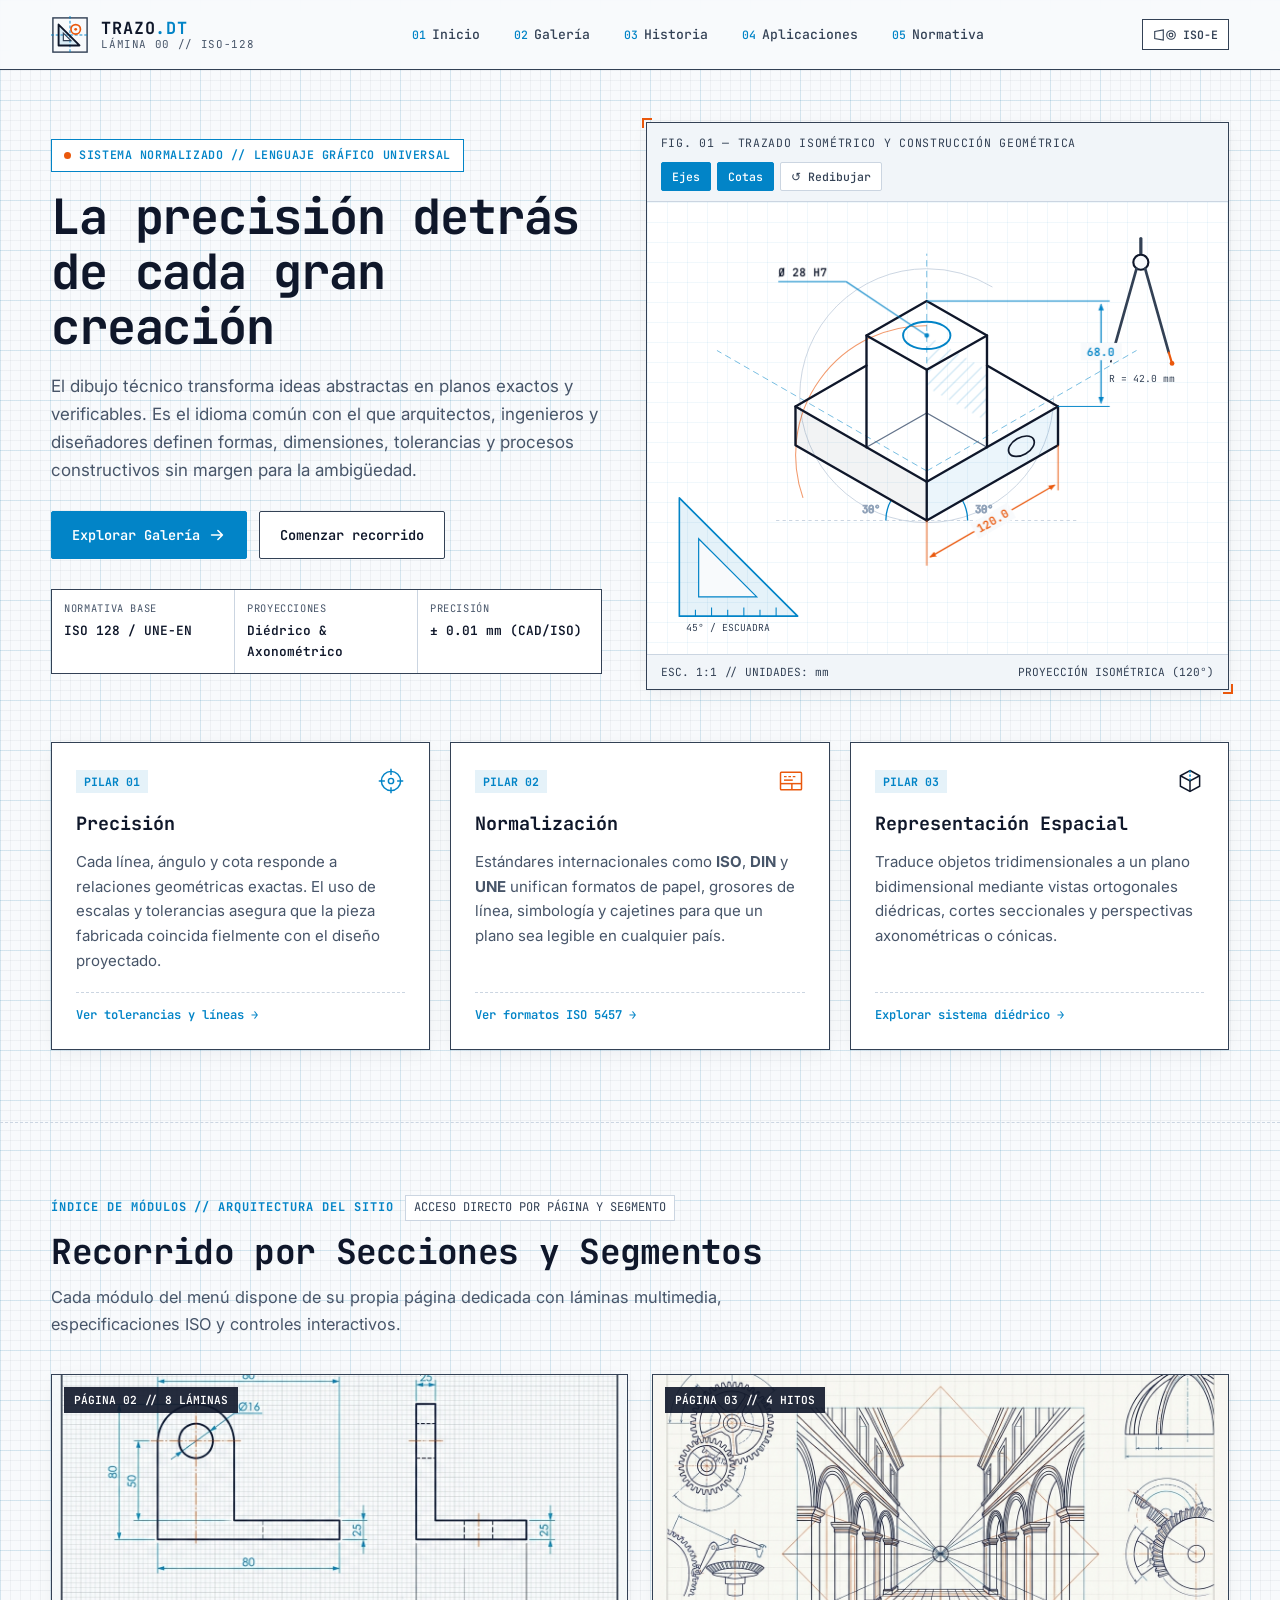
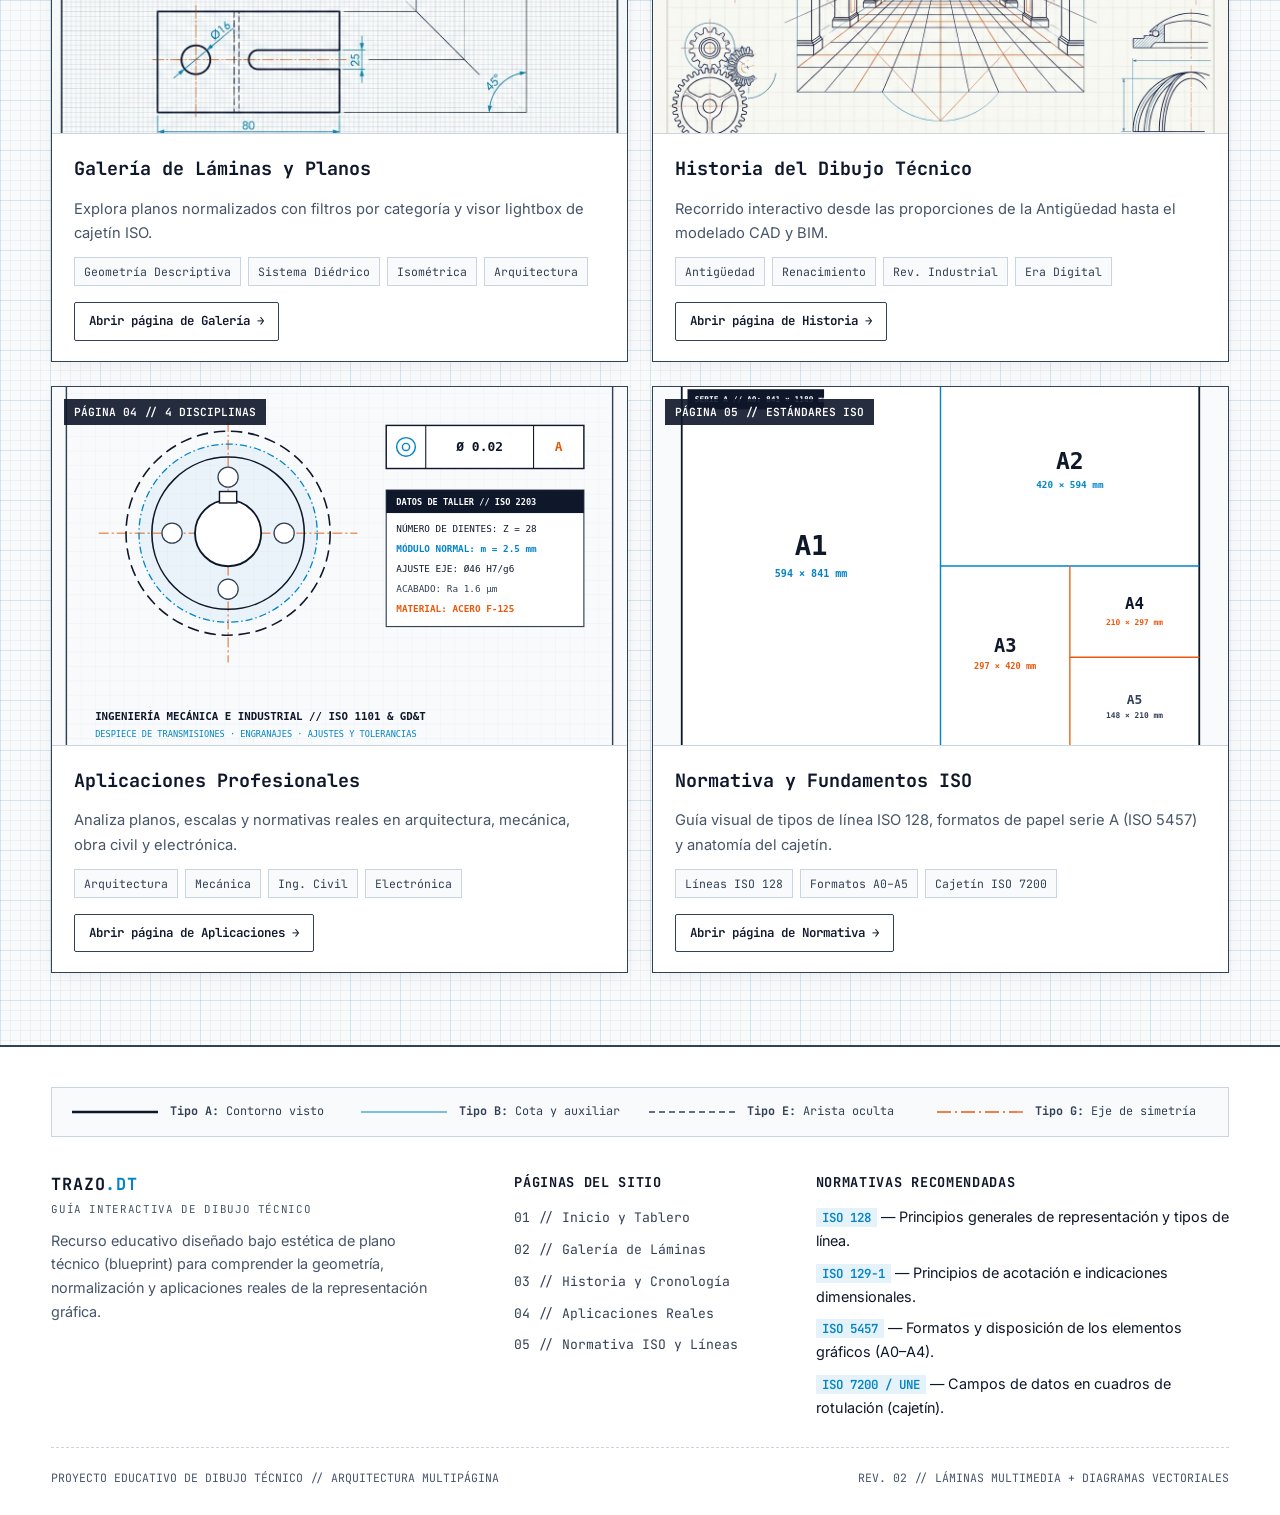
<file: index.html>
<!DOCTYPE html>
<html lang="es">
<head>
  <meta charset="UTF-8" />
  <meta name="viewport" content="width=device-width, initial-scale=1.0" />
  <meta name="description" content="Plataforma educativa y visual dedicada al Dibujo Técnico: fundamentos, galería de láminas normalizadas, historia de la representación gráfica, aplicaciones y normativa ISO." />
  <title>TRAZO // Dibujo Técnico — Inicio</title>

  <link rel="preconnect" href="https://fonts.googleapis.com" />
  <link rel="preconnect" href="https://fonts.gstatic.com" crossorigin />
  <link href="https://fonts.googleapis.com/css2?family=Inter:wght@400;500;600;700&family=JetBrains+Mono:wght@400;500;600;700&display=swap" rel="stylesheet" />

  <link rel="stylesheet" href="styles.css" />
</head>
<body data-page="inicio">
  <a class="skip-link" href="#contenido">Saltar al contenido principal</a>

  <!-- =====================================================================
       BARRA DE NAVEGACIÓN SUPERIOR FIJA (MULTI-PÁGINA)
       ===================================================================== -->
  <header class="navbar" id="navbar">
    <div class="container navbar__inner">
      <a href="index.html" class="brand" aria-label="Inicio — TRAZO Dibujo Técnico">
        <svg class="brand__logo" viewBox="0 0 40 40" width="38" height="38" aria-hidden="true">
          <rect x="2" y="2" width="36" height="36" fill="none" stroke="#334155" stroke-width="1.5" />
          <line x1="20" y1="0" x2="20" y2="40" stroke="#0284C7" stroke-width="1" stroke-dasharray="3 2" />
          <line x1="0" y1="20" x2="40" y2="20" stroke="#0284C7" stroke-width="1" stroke-dasharray="3 2" />
          <polygon points="8,31 8,9 30,31" fill="rgba(2, 132, 199, 0.12)" stroke="#0F172A" stroke-width="2" stroke-linejoin="round" />
          <polygon points="13,26 13,18 21,26" fill="#F8FAFC" stroke="#334155" stroke-width="1.25" />
          <circle cx="26" cy="14" r="5" fill="none" stroke="#EA580C" stroke-width="1.75" />
          <circle cx="26" cy="14" r="1.5" fill="#EA580C" />
        </svg>
        <div class="brand__text">
          <span class="brand__title">TRAZO<span class="accent-cyan">.DT</span></span>
          <span class="brand__meta">LÁMINA 00 // ISO-128</span>
        </div>
      </a>

      <nav class="nav-links" aria-label="Navegación principal">
        <a href="index.html" class="nav-link is-active" aria-current="page">
          <span class="nav-link__num">01</span> Inicio
        </a>
        <a href="galeria.html" class="nav-link">
          <span class="nav-link__num">02</span> Galería
        </a>
        <a href="historia.html" class="nav-link">
          <span class="nav-link__num">03</span> Historia
        </a>
        <a href="aplicaciones.html" class="nav-link">
          <span class="nav-link__num">04</span> Aplicaciones
        </a>
        <a href="normativa.html" class="nav-link">
          <span class="nav-link__num">05</span> Normativa
        </a>
      </nav>

      <div class="navbar__actions">
        <span class="scale-pill" title="Sistema de proyección de primer diedro (ISO-E)">
          <svg viewBox="0 0 28 16" width="24" height="14" aria-hidden="true">
            <polygon points="2,4 12,2 12,14 2,12" fill="none" stroke="currentColor" stroke-width="1.3" />
            <circle cx="21" cy="8" r="5" fill="none" stroke="currentColor" stroke-width="1.3" />
            <circle cx="21" cy="8" r="2.2" fill="none" stroke="currentColor" stroke-width="1.3" />
          </svg>
          ISO-E
        </span>

        <button
          type="button"
          class="menu-toggle"
          id="menu-toggle"
          aria-expanded="false"
          aria-controls="mobile-menu"
          aria-label="Abrir menú de navegación"
        >
          <span class="menu-toggle__line"></span>
          <span class="menu-toggle__line"></span>
          <span class="menu-toggle__line"></span>
        </button>
      </div>
    </div>

    <div class="mobile-menu" id="mobile-menu" hidden>
      <nav class="container mobile-menu__nav" aria-label="Navegación móvil">
        <a href="index.html" class="mobile-link is-active" aria-current="page">
          <span>01 //</span> Inicio
        </a>
        <a href="galeria.html" class="mobile-link">
          <span>02 //</span> Galería de Láminas
        </a>
        <a href="historia.html" class="mobile-link">
          <span>03 //</span> Historia del Dibujo Técnico
        </a>
        <a href="aplicaciones.html" class="mobile-link">
          <span>04 //</span> Aplicaciones Profesionales
        </a>
        <a href="normativa.html" class="mobile-link">
          <span>05 //</span> Normativa y Fundamentos ISO
        </a>
      </nav>
    </div>
  </header>

  <main id="contenido">
    <!-- =====================================================================
         HERO SECTION + TABLERO VECTORIAL ANIMADO EN TIEMPO REAL
         ===================================================================== -->
    <section class="section hero">
      <div class="container">
        <div class="hero__grid">
          <div class="hero__content">
            <div class="blueprint-tag">
              <span class="dot"></span>
              <span>SISTEMA NORMALIZADO // LENGUAJE GRÁFICO UNIVERSAL</span>
            </div>

            <h1 class="hero__title">
              La precisión detrás de cada gran creación
            </h1>

            <p class="hero__subtitle">
              El dibujo técnico transforma ideas abstractas en planos exactos y verificables.
              Es el idioma común con el que arquitectos, ingenieros y diseñadores definen formas,
              dimensiones, tolerancias y procesos constructivos sin margen para la ambigüedad.
            </p>

            <div class="hero__actions">
              <a href="galeria.html" class="btn btn--primary">
                <span>Explorar Galería</span>
                <svg viewBox="0 0 20 20" width="18" height="18" fill="none" stroke="currentColor" stroke-width="1.8" aria-hidden="true">
                  <path d="M4 10h12M11 5l5 5-5 5" stroke-linecap="round" stroke-linejoin="round" />
                </svg>
              </a>
              <a href="historia.html" class="btn btn--secondary">
                <span>Comenzar recorrido</span>
              </a>
            </div>

            <dl class="hero__specs">
              <div class="spec-cell">
                <dt>NORMATIVA BASE</dt>
                <dd>ISO 128 / UNE-EN</dd>
              </div>
              <div class="spec-cell">
                <dt>PROYECCIONES</dt>
                <dd>Diédrico &amp; Axonométrico</dd>
              </div>
              <div class="spec-cell">
                <dt>PRECISIÓN</dt>
                <dd>± 0.01 mm (CAD/ISO)</dd>
              </div>
            </dl>
          </div>

          <div class="hero__visual">
            <div class="drafting-board" id="drafting-board">
              <div class="drafting-board__header">
                <span class="mono-label">FIG. 01 — TRAZADO ISOMÉTRICO Y CONSTRUCCIÓN GEOMÉTRICA</span>
                <div class="drafting-board__controls">
                  <button type="button" class="board-btn is-active" id="toggle-guides" aria-pressed="true" title="Mostrar u ocultar líneas auxiliares y ejes">
                    Ejes
                  </button>
                  <button type="button" class="board-btn is-active" id="toggle-dims" aria-pressed="true" title="Mostrar u ocultar cotas">
                    Cotas
                  </button>
                  <button type="button" class="board-btn" id="replay-hero-svg" title="Volver a dibujar trazado paso a paso">
                    ↺ Redibujar
                  </button>
                </div>
              </div>

              <svg
                id="hero-svg"
                class="hero-svg is-animating"
                viewBox="0 0 540 420"
                role="img"
                aria-label="Ilustración técnica animada de una pieza mecánica en proyección isométrica junto a una escuadra, un compás y líneas de acotación"
              >
                <defs>
                  <marker id="arrow-cyan" viewBox="0 0 10 10" refX="8" refY="5" markerWidth="6" markerHeight="6" orient="auto-start-reverse">
                    <path d="M 0 1.5 L 9 5 L 0 8.5 z" fill="#0284C7" />
                  </marker>
                  <marker id="arrow-orange" viewBox="0 0 10 10" refX="8" refY="5" markerWidth="6" markerHeight="6" orient="auto-start-reverse">
                    <path d="M 0 1.5 L 9 5 L 0 8.5 z" fill="#EA580C" />
                  </marker>
                  <pattern id="hatch-45" width="8" height="8" patternTransform="rotate(45 0 0)" patternUnits="userSpaceOnUse">
                    <line x1="0" y1="0" x2="0" y2="8" stroke="#0284C7" stroke-width="1" stroke-opacity="0.45" />
                  </pattern>
                </defs>

                <g class="svg-layer-guides" stroke="#94A3B8" stroke-width="0.9">
                  <line x1="260" y1="250" x2="260" y2="48" stroke="#0284C7" stroke-dasharray="6 4" stroke-opacity="0.55" />
                  <line x1="260" y1="250" x2="455" y2="138" stroke="#0284C7" stroke-dasharray="6 4" stroke-opacity="0.55" />
                  <line x1="260" y1="250" x2="65" y2="138" stroke="#0284C7" stroke-dasharray="6 4" stroke-opacity="0.55" />
                  <circle class="draw-line delay-1" cx="260" cy="180" r="118" fill="none" stroke="#CBD5E1" stroke-dasharray="4 4" />
                  <path class="draw-line delay-1" d="M 145 275 A 120 120 0 0 1 260 115" fill="none" stroke="#EA580C" stroke-width="1" stroke-dasharray="5 3" stroke-opacity="0.6" />
                  <line x1="120" y1="296" x2="400" y2="296" stroke="#CBD5E1" stroke-width="1" stroke-dasharray="3 3" />
                  <path d="M 298 296 A 38 38 0 0 0 293 277" fill="none" stroke="#0284C7" stroke-width="1.2" />
                  <text x="305" y="289" fill="#0284C7" font-family="JetBrains Mono, monospace" font-size="10">30°</text>
                  <path d="M 222 296 A 38 38 0 0 1 227 277" fill="none" stroke="#0284C7" stroke-width="1.2" />
                  <text x="200" y="289" fill="#0284C7" font-family="JetBrains Mono, monospace" font-size="10">30°</text>
                </g>

                <g class="svg-layer-object">
                  <polygon class="fade-fill" points="260,296 382,226 382,190 260,260" fill="rgba(2, 132, 199, 0.08)" />
                  <polygon class="fade-fill" points="260,296 138,226 138,190 260,260" fill="rgba(15, 23, 42, 0.05)" />
                  <polygon class="fade-fill" points="260,124 316,156 316,204 260,172" fill="url(#hatch-45)" />

                  <g stroke="#64748B" stroke-width="1.2" stroke-dasharray="5 4" fill="none">
                    <path class="draw-line delay-2" d="M 260 260 L 260 172" />
                    <path class="draw-line delay-2" d="M 204 228 L 260 196 L 316 228" />
                  </g>

                  <g stroke="#0F172A" stroke-width="2.2" stroke-linecap="round" stroke-linejoin="round" fill="none">
                    <path class="draw-line delay-1" d="M 260 296 L 382 226 L 382 190 L 316 152" />
                    <path class="draw-line delay-1" d="M 260 296 L 138 226 L 138 190 L 204 152" />
                    <path class="draw-line delay-2" d="M 138 190 L 260 260 L 382 190" />
                    <path class="draw-line delay-2" d="M 260 296 L 260 260" />

                    <path class="draw-line delay-3" d="M 204 228 L 204 124 L 260 92 L 316 124 L 316 228" />
                    <path class="draw-line delay-3" d="M 204 124 L 260 156 L 316 124" />
                    <path class="draw-line delay-3" d="M 260 156 L 260 260" />

                    <ellipse class="draw-line delay-4" cx="260" cy="124" rx="22" ry="12.7" stroke="#0284C7" stroke-width="1.8" />
                    <ellipse class="draw-line delay-4" cx="348" cy="227" rx="13" ry="8" transform="rotate(-30 348 227)" stroke="#0F172A" stroke-width="1.6" />
                  </g>
                </g>

                <g class="svg-layer-tools">
                  <g class="tool-float" transform="translate(30, 265)">
                    <polygon points="0,120 0,10 110,120" fill="rgba(2, 132, 199, 0.10)" stroke="#0284C7" stroke-width="1.6" stroke-linejoin="round" />
                    <polygon points="18,102 18,48 72,102" fill="#F8FAFC" stroke="#0284C7" stroke-width="1.1" />
                    <g stroke="#0284C7" stroke-width="1">
                      <line x1="15" y1="120" x2="15" y2="114" />
                      <line x1="30" y1="120" x2="30" y2="112" />
                      <line x1="45" y1="120" x2="45" y2="114" />
                      <line x1="60" y1="120" x2="60" y2="112" />
                      <line x1="75" y1="120" x2="75" y2="114" />
                      <line x1="90" y1="120" x2="90" y2="112" />
                    </g>
                    <text x="6" y="134" fill="#334155" font-family="JetBrains Mono, monospace" font-size="9">45° / ESCUADRA</text>
                  </g>

                  <g class="tool-compass" transform="translate(425, 34)">
                    <line x1="34" y1="0" x2="34" y2="16" stroke="#334155" stroke-width="3" stroke-linecap="round" />
                    <circle cx="34" cy="22" r="7" fill="#F8FAFC" stroke="#0F172A" stroke-width="2" />
                    <line x1="30" y1="28" x2="8" y2="106" stroke="#334155" stroke-width="2.5" stroke-linecap="round" />
                    <line x1="38" y1="28" x2="60" y2="106" stroke="#334155" stroke-width="2.5" stroke-linecap="round" />
                    <line x1="60" y1="106" x2="63" y2="116" stroke="#EA580C" stroke-width="2" stroke-linecap="round" />
                    <line x1="8" y1="106" x2="6" y2="115" stroke="#0F172A" stroke-width="1.5" />
                    <circle cx="63" cy="116" r="2.2" fill="#EA580C" />
                    <text x="4" y="133" fill="#334155" font-family="JetBrains Mono, monospace" font-size="9">R = 42.0 mm</text>
                  </g>
                </g>

                <g class="svg-layer-dims">
                  <line x1="382" y1="190" x2="430" y2="190" stroke="#0284C7" stroke-width="0.9" />
                  <line x1="260" y1="92" x2="430" y2="92" stroke="#0284C7" stroke-width="0.9" />
                  <line x1="422" y1="95" x2="422" y2="187" stroke="#0284C7" stroke-width="1.2" marker-start="url(#arrow-cyan)" marker-end="url(#arrow-cyan)" />
                  <rect x="403" y="131" width="38" height="16" fill="#F8FAFC" />
                  <text x="422" y="143" text-anchor="middle" fill="#0284C7" font-family="JetBrains Mono, monospace" font-size="10.5" font-weight="600">68.0</text>

                  <line x1="260" y1="296" x2="260" y2="338" stroke="#EA580C" stroke-width="0.9" />
                  <line x1="382" y1="226" x2="382" y2="268" stroke="#EA580C" stroke-width="0.9" />
                  <line x1="263" y1="330" x2="379" y2="263" stroke="#EA580C" stroke-width="1.2" marker-start="url(#arrow-orange)" marker-end="url(#arrow-orange)" />
                  <g transform="translate(322, 297) rotate(-30)">
                    <rect x="-20" y="-9" width="40" height="16" fill="#F8FAFC" />
                    <text x="0" y="3" text-anchor="middle" fill="#EA580C" font-family="JetBrains Mono, monospace" font-size="10.5" font-weight="600">120.0</text>
                  </g>

                  <line x1="260" y1="124" x2="185" y2="74" stroke="#0284C7" stroke-width="1" />
                  <line x1="185" y1="74" x2="122" y2="74" stroke="#0284C7" stroke-width="1" />
                  <circle cx="260" cy="124" r="2.2" fill="#0284C7" />
                  <text x="122" y="69" fill="#0F172A" font-family="JetBrains Mono, monospace" font-size="10.5" font-weight="600">Ø 28 H7</text>
                </g>
              </svg>

              <div class="drafting-board__footer">
                <span>ESC. 1:1 // UNIDADES: mm</span>
                <span>PROYECCIÓN ISOMÉTRICA (120°)</span>
              </div>
            </div>
          </div>
        </div>

        <!-- 3 Tarjetas de Pilares -->
        <div class="pillars" id="pilares" aria-label="Pilares fundamentales del dibujo técnico">
          <article class="pillar-card">
            <div class="pillar-card__top">
              <span class="pillar-card__code">PILAR 01</span>
              <svg viewBox="0 0 32 32" width="28" height="28" fill="none" stroke="#0284C7" stroke-width="1.7" aria-hidden="true">
                <circle cx="16" cy="16" r="11" />
                <circle cx="16" cy="16" r="3" />
                <line x1="16" y1="2" x2="16" y2="9" />
                <line x1="16" y1="23" x2="16" y2="30" />
                <line x1="2" y1="16" x2="9" y2="16" />
                <line x1="23" y1="16" x2="30" y2="16" />
              </svg>
            </div>
            <h2 class="pillar-card__title">Precisión</h2>
            <p class="pillar-card__desc">
              Cada línea, ángulo y cota responde a relaciones geométricas exactas. El uso de escalas y tolerancias asegura que la pieza fabricada coincida fielmente con el diseño proyectado.
            </p>
            <a class="pillar-card__link" href="normativa.html#tipos-linea">Ver tolerancias y líneas →</a>
          </article>

          <article class="pillar-card">
            <div class="pillar-card__top">
              <span class="pillar-card__code">PILAR 02</span>
              <svg viewBox="0 0 32 32" width="28" height="28" fill="none" stroke="#EA580C" stroke-width="1.7" aria-hidden="true">
                <rect x="4" y="6" width="24" height="20" rx="1" />
                <line x1="4" y1="19" x2="28" y2="19" />
                <line x1="17" y1="19" x2="17" y2="26" />
                <line x1="8" y1="11" x2="22" y2="11" stroke-dasharray="3 2" />
                <line x1="8" y1="15" x2="18" y2="15" />
              </svg>
            </div>
            <h2 class="pillar-card__title">Normalización</h2>
            <p class="pillar-card__desc">
              Estándares internacionales como <strong>ISO</strong>, <strong>DIN</strong> y <strong>UNE</strong> unifican formatos de papel, grosores de línea, simbología y cajetines para que un plano sea legible en cualquier país.
            </p>
            <a class="pillar-card__link" href="normativa.html#formatos">Ver formatos ISO 5457 →</a>
          </article>

          <article class="pillar-card">
            <div class="pillar-card__top">
              <span class="pillar-card__code">PILAR 03</span>
              <svg viewBox="0 0 32 32" width="28" height="28" fill="none" stroke="#0F172A" stroke-width="1.7" aria-hidden="true">
                <polygon points="16,4 27,10 27,22 16,28 5,22 5,10" />
                <polyline points="5,10 16,16 27,10" />
                <line x1="16" y1="16" x2="16" y2="28" />
                <line x1="16" y1="4" x2="16" y2="16" stroke="#0284C7" stroke-dasharray="2.5 2" />
              </svg>
            </div>
            <h2 class="pillar-card__title">Representación Espacial</h2>
            <p class="pillar-card__desc">
              Traduce objetos tridimensionales a un plano bidimensional mediante vistas ortogonales diédricas, cortes seccionales y perspectivas axonométricas o cónicas.
            </p>
            <a class="pillar-card__link" href="galeria.html?cat=diedrico">Explorar sistema diédrico →</a>
          </article>
        </div>
      </div>
    </section>

    <!-- =====================================================================
         DIRECTORIO VISUAL DE PÁGINAS Y SEGMENTOS DEL SITIO
         ===================================================================== -->
    <section class="section section--bordered" id="explorar">
      <div class="container">
        <header class="section-header">
          <div class="section-header__meta">
            <span class="section-index">ÍNDICE DE MÓDULOS // ARQUITECTURA DEL SITIO</span>
            <span class="section-code">ACCESO DIRECTO POR PÁGINA Y SEGMENTO</span>
          </div>
          <h2 class="section-title">Recorrido por Secciones y Segmentos</h2>
          <p class="section-desc">
            Cada módulo del menú dispone de su propia página dedicada con láminas multimedia, especificaciones ISO y controles interactivos.
          </p>
        </header>

        <div class="portal-grid">
          <article class="portal-card">
            <div class="portal-card__media">
              <img src="img/lam-03-vistas-ortogonales.jpg" alt="Vista previa de láminas técnicas en la galería" loading="lazy" />
              <span class="portal-card__badge">PÁGINA 02 // 8 LÁMINAS</span>
            </div>
            <div class="portal-card__body">
              <h3>Galería de Láminas y Planos</h3>
              <p>Explora planos normalizados con filtros por categoría y visor lightbox de cajetín ISO.</p>
              <div class="portal-card__chips">
                <a href="galeria.html?cat=geometria" class="segment-chip">Geometría Descriptiva</a>
                <a href="galeria.html?cat=diedrico" class="segment-chip">Sistema Diédrico</a>
                <a href="galeria.html?cat=isometrica" class="segment-chip">Isométrica</a>
                <a href="galeria.html?cat=arquitectonicos" class="segment-chip">Arquitectura</a>
              </div>
              <a href="galeria.html" class="btn btn--secondary btn--sm">Abrir página de Galería →</a>
            </div>
          </article>

          <article class="portal-card">
            <div class="portal-card__media">
              <img src="img/hist-02-renacimiento.jpg" alt="Ilustración histórica del Renacimiento y perspectiva cónica" loading="lazy" />
              <span class="portal-card__badge">PÁGINA 03 // 4 HITOS</span>
            </div>
            <div class="portal-card__body">
              <h3>Historia del Dibujo Técnico</h3>
              <p>Recorrido interactivo desde las proporciones de la Antigüedad hasta el modelado CAD y BIM.</p>
              <div class="portal-card__chips">
                <a href="historia.html?era=0" class="segment-chip">Antigüedad</a>
                <a href="historia.html?era=1" class="segment-chip">Renacimiento</a>
                <a href="historia.html?era=2" class="segment-chip">Rev. Industrial</a>
                <a href="historia.html?era=3" class="segment-chip">Era Digital</a>
              </div>
              <a href="historia.html" class="btn btn--secondary btn--sm">Abrir página de Historia →</a>
            </div>
          </article>

          <article class="portal-card">
            <div class="portal-card__media">
              <img src="img/app-02-mecanica.svg" alt="Diagrama técnico de aplicaciones en ingeniería mecánica" loading="lazy" />
              <span class="portal-card__badge">PÁGINA 04 // 4 DISCIPLINAS</span>
            </div>
            <div class="portal-card__body">
              <h3>Aplicaciones Profesionales</h3>
              <p>Analiza planos, escalas y normativas reales en arquitectura, mecánica, obra civil y electrónica.</p>
              <div class="portal-card__chips">
                <a href="aplicaciones.html?tab=arquitectura" class="segment-chip">Arquitectura</a>
                <a href="aplicaciones.html?tab=mecanica" class="segment-chip">Mecánica</a>
                <a href="aplicaciones.html?tab=civil" class="segment-chip">Ing. Civil</a>
                <a href="aplicaciones.html?tab=electronica" class="segment-chip">Electrónica</a>
              </div>
              <a href="aplicaciones.html" class="btn btn--secondary btn--sm">Abrir página de Aplicaciones →</a>
            </div>
          </article>

          <article class="portal-card">
            <div class="portal-card__media">
              <img src="img/norma-formatos-iso.svg" alt="Diagrama proporcional de formatos ISO serie A" loading="lazy" />
              <span class="portal-card__badge">PÁGINA 05 // ESTÁNDARES ISO</span>
            </div>
            <div class="portal-card__body">
              <h3>Normativa y Fundamentos ISO</h3>
              <p>Guía visual de tipos de línea ISO 128, formatos de papel serie A (ISO 5457) y anatomía del cajetín.</p>
              <div class="portal-card__chips">
                <a href="normativa.html#tipos-linea" class="segment-chip">Líneas ISO 128</a>
                <a href="normativa.html#formatos" class="segment-chip">Formatos A0–A5</a>
                <a href="normativa.html#cajetin" class="segment-chip">Cajetín ISO 7200</a>
              </div>
              <a href="normativa.html" class="btn btn--secondary btn--sm">Abrir página de Normativa →</a>
            </div>
          </article>
        </div>
      </div>
    </section>
  </main>

  <footer class="footer">
    <div class="container">
      <div class="line-legend" aria-label="Leyenda normalizada de tipos de línea ISO 128">
        <div class="line-legend__item">
          <svg viewBox="0 0 90 12" width="90" height="12" aria-hidden="true">
            <line x1="2" y1="6" x2="88" y2="6" stroke="#0F172A" stroke-width="2.4" />
          </svg>
          <span><strong>Tipo A:</strong> Contorno visto</span>
        </div>
        <div class="line-legend__item">
          <svg viewBox="0 0 90 12" width="90" height="12" aria-hidden="true">
            <line x1="2" y1="6" x2="88" y2="6" stroke="#0284C7" stroke-width="1.2" />
          </svg>
          <span><strong>Tipo B:</strong> Cota y auxiliar</span>
        </div>
        <div class="line-legend__item">
          <svg viewBox="0 0 90 12" width="90" height="12" aria-hidden="true">
            <line x1="2" y1="6" x2="88" y2="6" stroke="#334155" stroke-width="1.5" stroke-dasharray="6 4" />
          </svg>
          <span><strong>Tipo E:</strong> Arista oculta</span>
        </div>
        <div class="line-legend__item">
          <svg viewBox="0 0 90 12" width="90" height="12" aria-hidden="true">
            <line x1="2" y1="6" x2="88" y2="6" stroke="#EA580C" stroke-width="1.3" stroke-dasharray="14 4 2 4" />
          </svg>
          <span><strong>Tipo G:</strong> Eje de simetría</span>
        </div>
      </div>

      <div class="footer__grid">
        <div class="footer__col">
          <div class="brand brand--footer">
            <span class="brand__title">TRAZO<span class="accent-cyan">.DT</span></span>
            <span class="brand__meta">GUÍA INTERACTIVA DE DIBUJO TÉCNICO</span>
          </div>
          <p class="footer__about">
            Recurso educativo diseñado bajo estética de plano técnico (blueprint) para comprender la geometría, normalización y aplicaciones reales de la representación gráfica.
          </p>
        </div>

        <div class="footer__col">
          <h3 class="footer__heading">Páginas del Sitio</h3>
          <ul class="footer__list">
            <li><a href="index.html">01 // Inicio y Tablero</a></li>
            <li><a href="galeria.html">02 // Galería de Láminas</a></li>
            <li><a href="historia.html">03 // Historia y Cronología</a></li>
            <li><a href="aplicaciones.html">04 // Aplicaciones Reales</a></li>
            <li><a href="normativa.html">05 // Normativa ISO y Líneas</a></li>
          </ul>
        </div>

        <div class="footer__col">
          <h3 class="footer__heading">Normativas Recomendadas</h3>
          <ul class="footer__list footer__list--specs">
            <li><code>ISO 128</code> — Principios generales de representación y tipos de línea.</li>
            <li><code>ISO 129-1</code> — Principios de acotación e indicaciones dimensionales.</li>
            <li><code>ISO 5457</code> — Formatos y disposición de los elementos gráficos (A0–A4).</li>
            <li><code>ISO 7200 / UNE</code> — Campos de datos en cuadros de rotulación (cajetín).</li>
          </ul>
        </div>
      </div>

      <div class="footer__bottom">
        <span>PROYECTO EDUCATIVO DE DIBUJO TÉCNICO // ARQUITECTURA MULTIPÁGINA</span>
        <span>REV. 02 // LÁMINAS MULTIMEDIA + DIAGRAMAS VECTORIALES</span>
      </div>
    </div>
  </footer>

  <script src="app.js"></script>
</body>
</html>
</file>
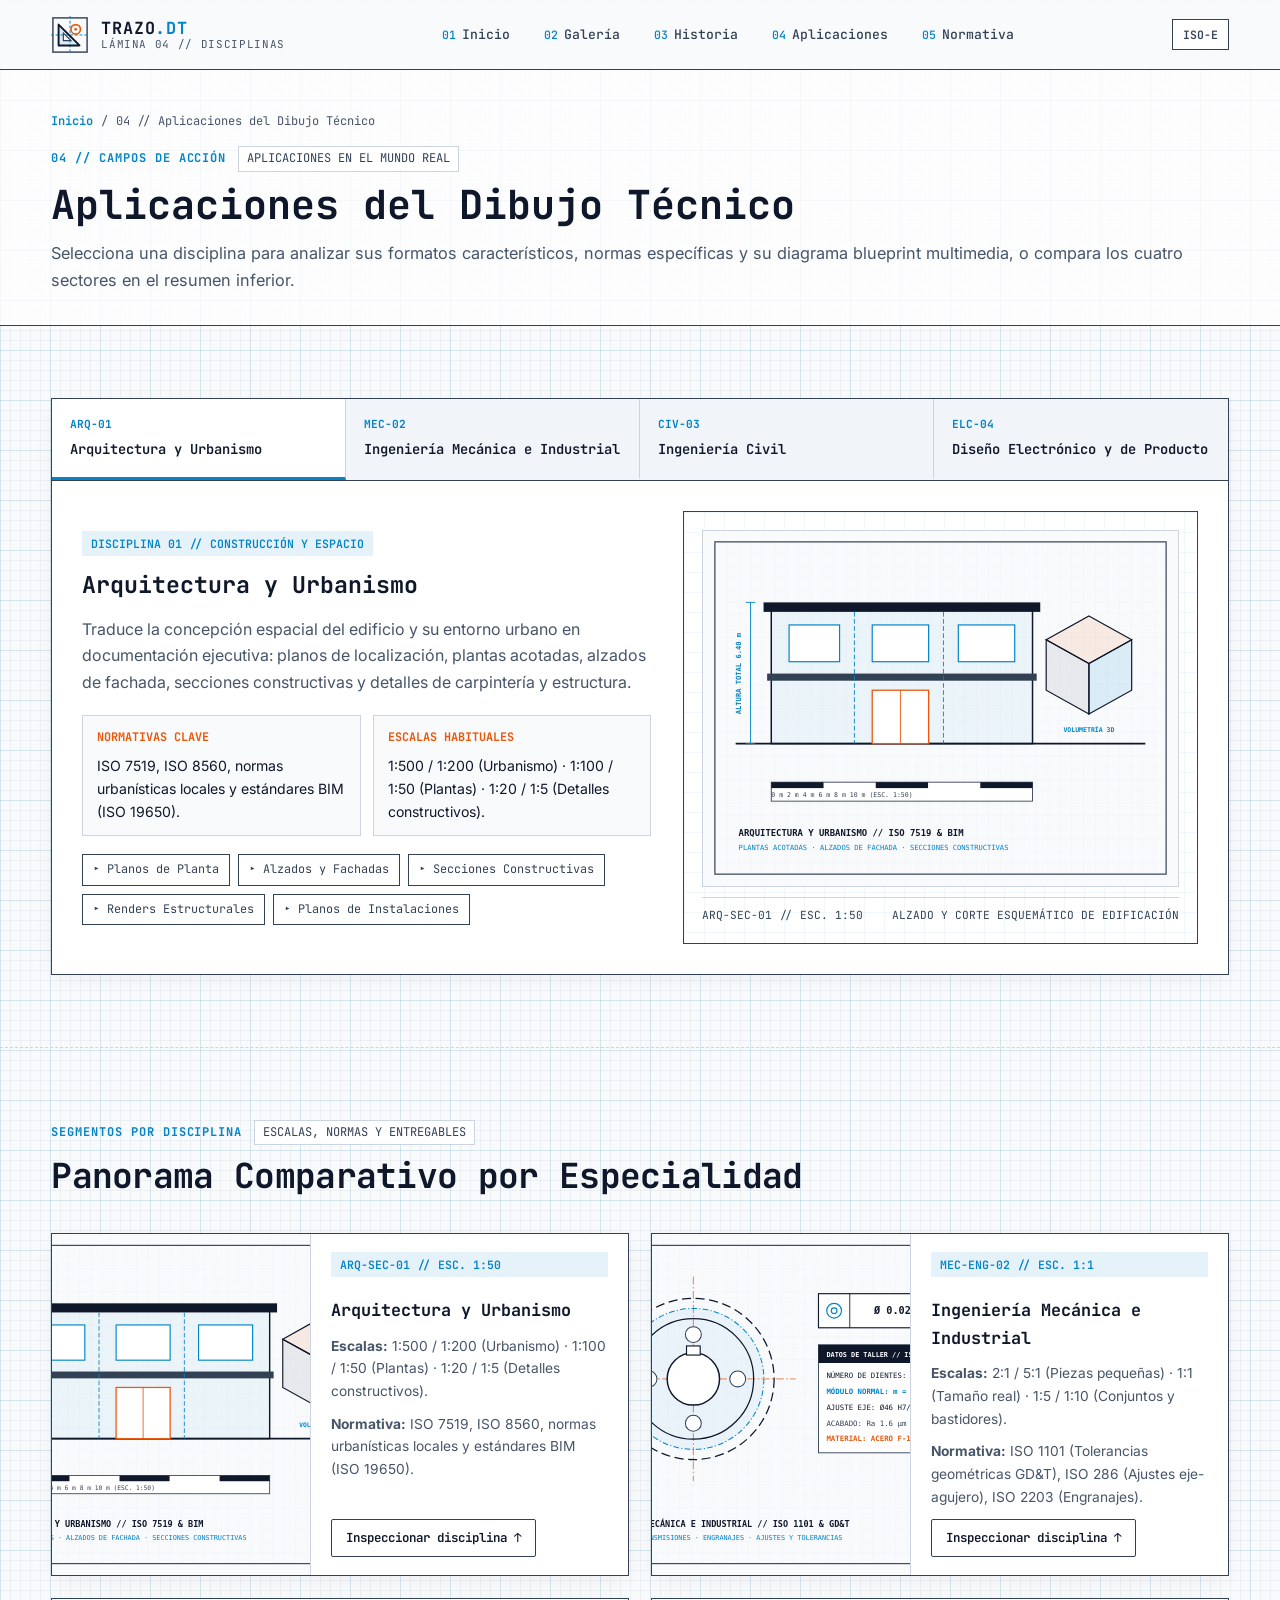
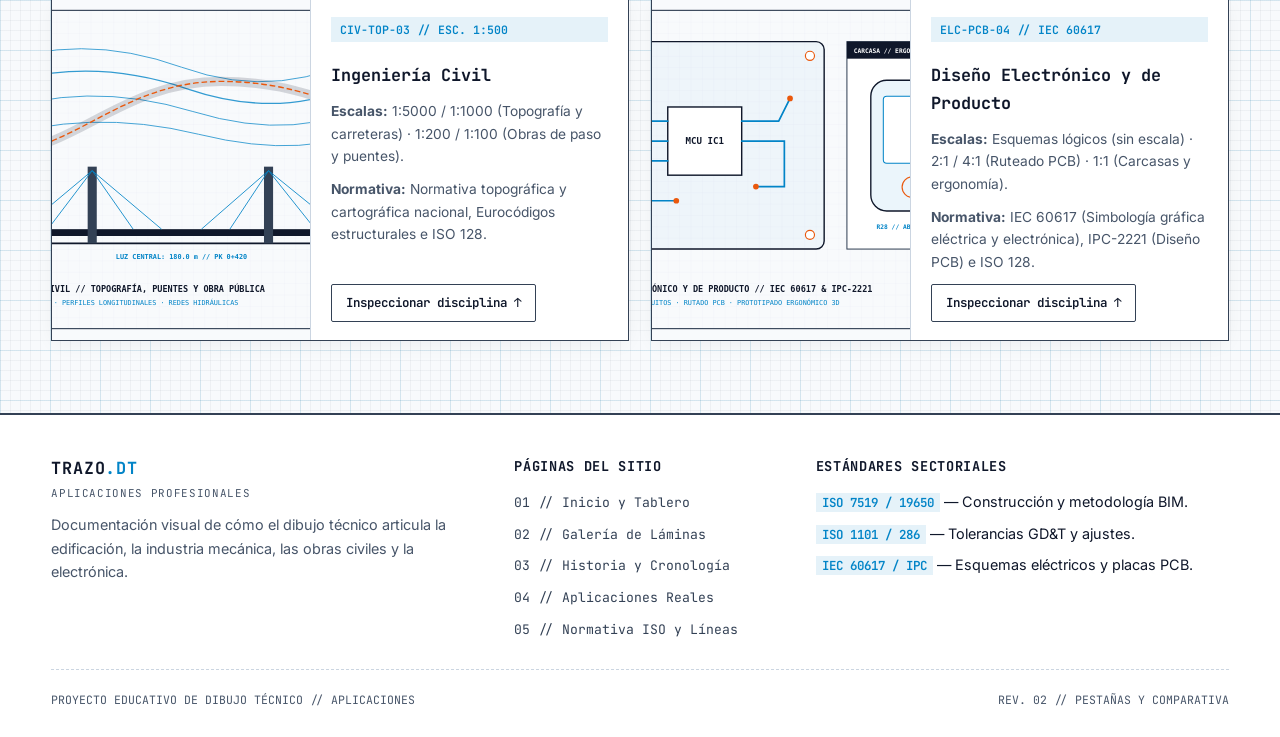
<file: aplicaciones.html>
<!DOCTYPE html>
<html lang="es">
<head>
  <meta charset="UTF-8" />
  <meta name="viewport" content="width=device-width, initial-scale=1.0" />
  <meta name="description" content="Aplicaciones reales del dibujo técnico en Arquitectura y Urbanismo, Ingeniería Mecánica e Industrial, Ingeniería Civil y Diseño Electrónico y de Producto." />
  <title>TRAZO // Aplicaciones del Dibujo Técnico</title>

  <link rel="preconnect" href="https://fonts.googleapis.com" />
  <link rel="preconnect" href="https://fonts.gstatic.com" crossorigin />
  <link href="https://fonts.googleapis.com/css2?family=Inter:wght@400;500;600;700&family=JetBrains+Mono:wght@400;500;600;700&display=swap" rel="stylesheet" />

  <link rel="stylesheet" href="styles.css" />
</head>
<body data-page="aplicaciones">
  <a class="skip-link" href="#contenido">Saltar al contenido principal</a>

  <header class="navbar" id="navbar">
    <div class="container navbar__inner">
      <a href="index.html" class="brand" aria-label="Inicio — TRAZO Dibujo Técnico">
        <svg class="brand__logo" viewBox="0 0 40 40" width="38" height="38" aria-hidden="true">
          <rect x="2" y="2" width="36" height="36" fill="none" stroke="#334155" stroke-width="1.5" />
          <line x1="20" y1="0" x2="20" y2="40" stroke="#0284C7" stroke-width="1" stroke-dasharray="3 2" />
          <line x1="0" y1="20" x2="40" y2="20" stroke="#0284C7" stroke-width="1" stroke-dasharray="3 2" />
          <polygon points="8,31 8,9 30,31" fill="rgba(2, 132, 199, 0.12)" stroke="#0F172A" stroke-width="2" stroke-linejoin="round" />
          <polygon points="13,26 13,18 21,26" fill="#F8FAFC" stroke="#334155" stroke-width="1.25" />
          <circle cx="26" cy="14" r="5" fill="none" stroke="#EA580C" stroke-width="1.75" />
          <circle cx="26" cy="14" r="1.5" fill="#EA580C" />
        </svg>
        <div class="brand__text">
          <span class="brand__title">TRAZO<span class="accent-cyan">.DT</span></span>
          <span class="brand__meta">LÁMINA 04 // DISCIPLINAS</span>
        </div>
      </a>

      <nav class="nav-links" aria-label="Navegación principal">
        <a href="index.html" class="nav-link">
          <span class="nav-link__num">01</span> Inicio
        </a>
        <a href="galeria.html" class="nav-link">
          <span class="nav-link__num">02</span> Galería
        </a>
        <a href="historia.html" class="nav-link">
          <span class="nav-link__num">03</span> Historia
        </a>
        <a href="aplicaciones.html" class="nav-link is-active" aria-current="page">
          <span class="nav-link__num">04</span> Aplicaciones
        </a>
        <a href="normativa.html" class="nav-link">
          <span class="nav-link__num">05</span> Normativa
        </a>
      </nav>

      <div class="navbar__actions">
        <span class="scale-pill">ISO-E</span>
        <button type="button" class="menu-toggle" id="menu-toggle" aria-expanded="false" aria-controls="mobile-menu" aria-label="Abrir menú de navegación">
          <span class="menu-toggle__line"></span>
          <span class="menu-toggle__line"></span>
          <span class="menu-toggle__line"></span>
        </button>
      </div>
    </div>

    <div class="mobile-menu" id="mobile-menu" hidden>
      <nav class="container mobile-menu__nav" aria-label="Navegación móvil">
        <a href="index.html" class="mobile-link"><span>01 //</span> Inicio</a>
        <a href="galeria.html" class="mobile-link"><span>02 //</span> Galería de Láminas</a>
        <a href="historia.html" class="mobile-link"><span>03 //</span> Historia del Dibujo Técnico</a>
        <a href="aplicaciones.html" class="mobile-link is-active" aria-current="page"><span>04 //</span> Aplicaciones Profesionales</a>
        <a href="normativa.html" class="mobile-link"><span>05 //</span> Normativa y Fundamentos ISO</a>
      </nav>
    </div>
  </header>

  <main id="contenido">
    <section class="page-banner">
      <div class="container">
        <nav class="breadcrumbs" aria-label="Ruta de navegación">
          <a href="index.html">Inicio</a>
          <span aria-hidden="true">/</span>
          <span>04 // Aplicaciones del Dibujo Técnico</span>
        </nav>
        <div class="section-header__meta">
          <span class="section-index">04 // CAMPOS DE ACCIÓN</span>
          <span class="section-code">APLICACIONES EN EL MUNDO REAL</span>
        </div>
        <h1 class="page-banner__title">Aplicaciones del Dibujo Técnico</h1>
        <p class="section-desc">
          Selecciona una disciplina para analizar sus formatos característicos, normas específicas y su diagrama blueprint multimedia, o compara los cuatro sectores en el resumen inferior.
        </p>
      </div>
    </section>

    <section id="aplicaciones" class="section">
      <div class="container">
        <div class="apps-widget">
          <div class="tabs-nav" role="tablist" aria-label="Disciplinas del dibujo técnico">
            <button type="button" class="tab-btn is-active" role="tab" aria-selected="true" data-app="arquitectura">
              <span class="tab-btn__code">ARQ-01</span>
              <span class="tab-btn__title">Arquitectura y Urbanismo</span>
            </button>
            <button type="button" class="tab-btn" role="tab" aria-selected="false" data-app="mecanica">
              <span class="tab-btn__code">MEC-02</span>
              <span class="tab-btn__title">Ingeniería Mecánica e Industrial</span>
            </button>
            <button type="button" class="tab-btn" role="tab" aria-selected="false" data-app="civil">
              <span class="tab-btn__code">CIV-03</span>
              <span class="tab-btn__title">Ingeniería Civil</span>
            </button>
            <button type="button" class="tab-btn" role="tab" aria-selected="false" data-app="electronica">
              <span class="tab-btn__code">ELC-04</span>
              <span class="tab-btn__title">Diseño Electrónico y de Producto</span>
            </button>
          </div>

          <div class="tab-panel" id="app-panel" role="tabpanel" aria-live="polite"></div>
        </div>
      </div>
    </section>

    <!-- Segmento comparativo de las 4 disciplinas -->
    <section class="section section--bordered" id="comparativa-disciplinas">
      <div class="container">
        <header class="section-header">
          <div class="section-header__meta">
            <span class="section-index">SEGMENTOS POR DISCIPLINA</span>
            <span class="section-code">ESCALAS, NORMAS Y ENTREGABLES</span>
          </div>
          <h2 class="section-title">Panorama Comparativo por Especialidad</h2>
        </header>
        <div class="apps-overview-grid" id="apps-overview-grid"></div>
      </div>
    </section>
  </main>

  <footer class="footer">
    <div class="container">
      <div class="footer__grid">
        <div class="footer__col">
          <div class="brand brand--footer">
            <span class="brand__title">TRAZO<span class="accent-cyan">.DT</span></span>
            <span class="brand__meta">APLICACIONES PROFESIONALES</span>
          </div>
          <p class="footer__about">
            Documentación visual de cómo el dibujo técnico articula la edificación, la industria mecánica, las obras civiles y la electrónica.
          </p>
        </div>
        <div class="footer__col">
          <h3 class="footer__heading">Páginas del Sitio</h3>
          <ul class="footer__list">
            <li><a href="index.html">01 // Inicio y Tablero</a></li>
            <li><a href="galeria.html">02 // Galería de Láminas</a></li>
            <li><a href="historia.html">03 // Historia y Cronología</a></li>
            <li><a href="aplicaciones.html">04 // Aplicaciones Reales</a></li>
            <li><a href="normativa.html">05 // Normativa ISO y Líneas</a></li>
          </ul>
        </div>
        <div class="footer__col">
          <h3 class="footer__heading">Estándares Sectoriales</h3>
          <ul class="footer__list footer__list--specs">
            <li><code>ISO 7519 / 19650</code> — Construcción y metodología BIM.</li>
            <li><code>ISO 1101 / 286</code> — Tolerancias GD&amp;T y ajustes.</li>
            <li><code>IEC 60617 / IPC</code> — Esquemas eléctricos y placas PCB.</li>
          </ul>
        </div>
      </div>
      <div class="footer__bottom">
        <span>PROYECTO EDUCATIVO DE DIBUJO TÉCNICO // APLICACIONES</span>
        <span>REV. 02 // PESTAÑAS Y COMPARATIVA</span>
      </div>
    </div>
  </footer>

  <script src="app.js"></script>
</body>
</html>
</file>
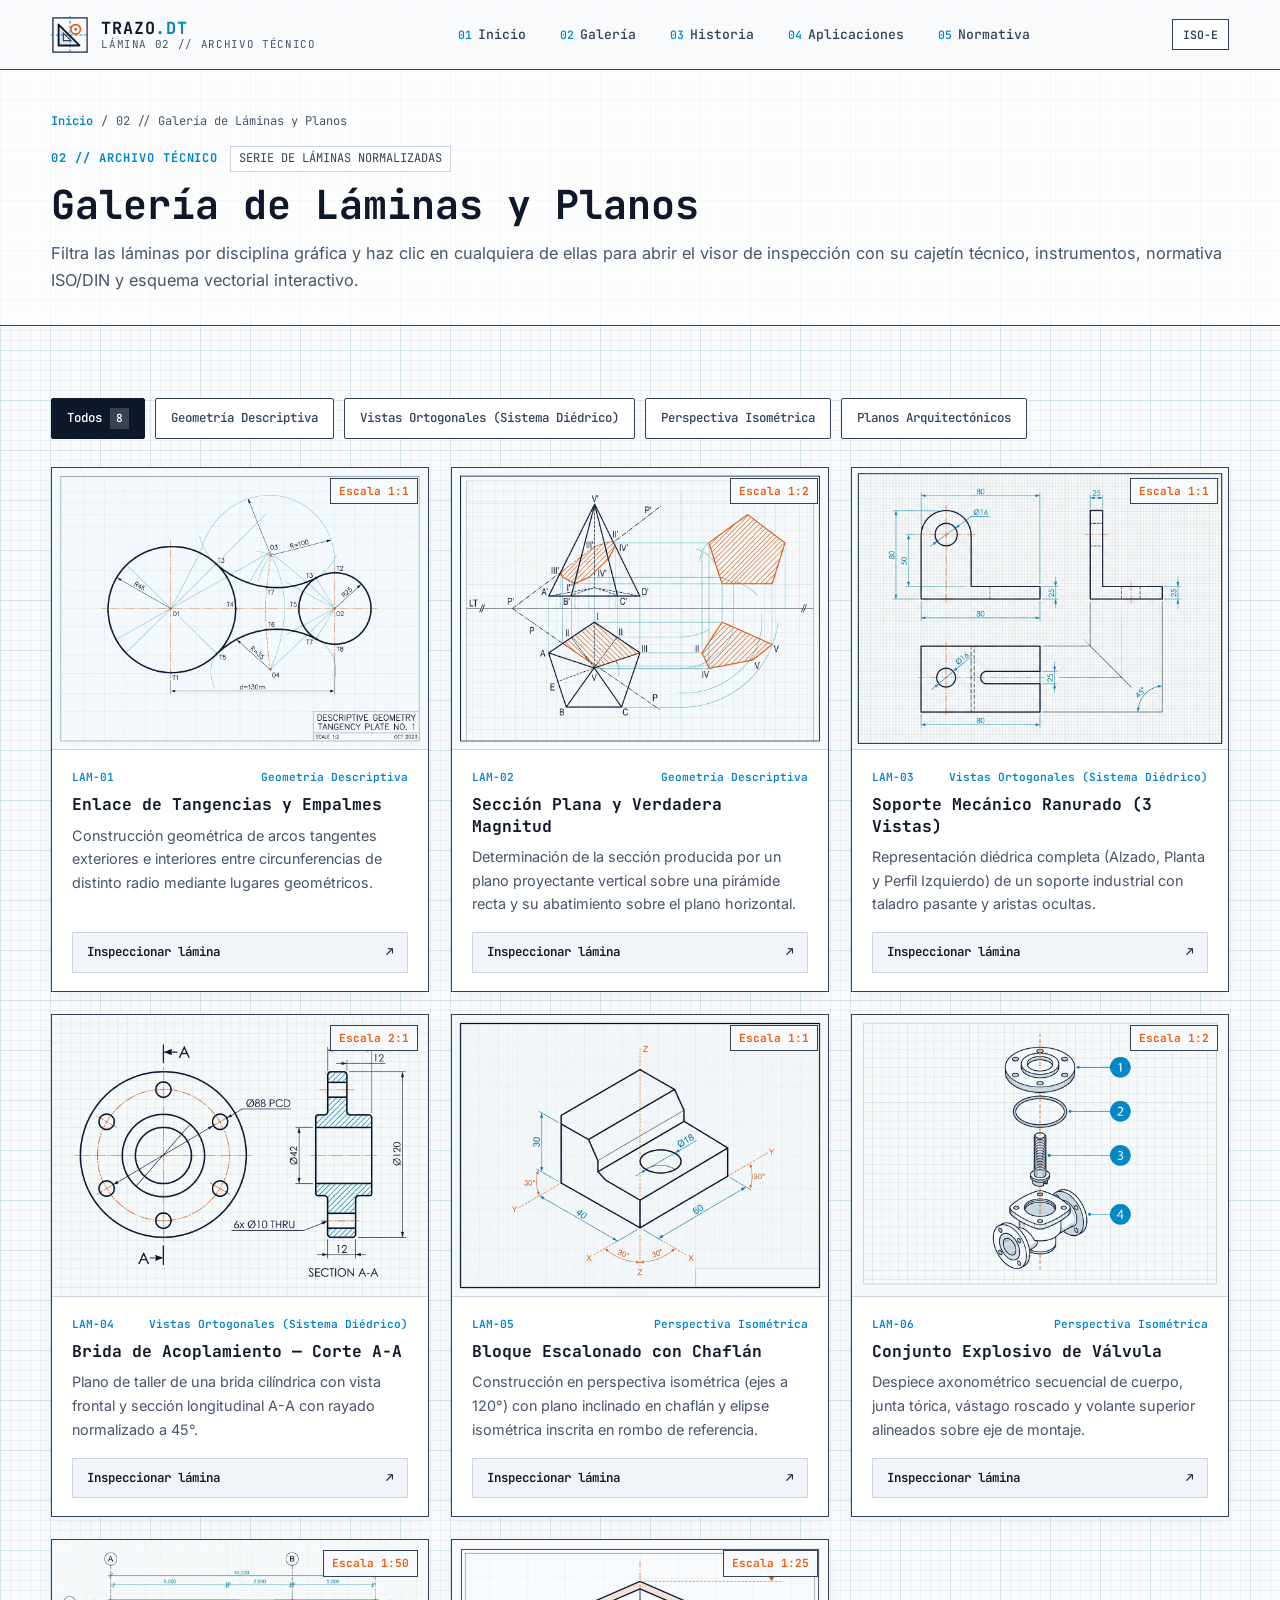
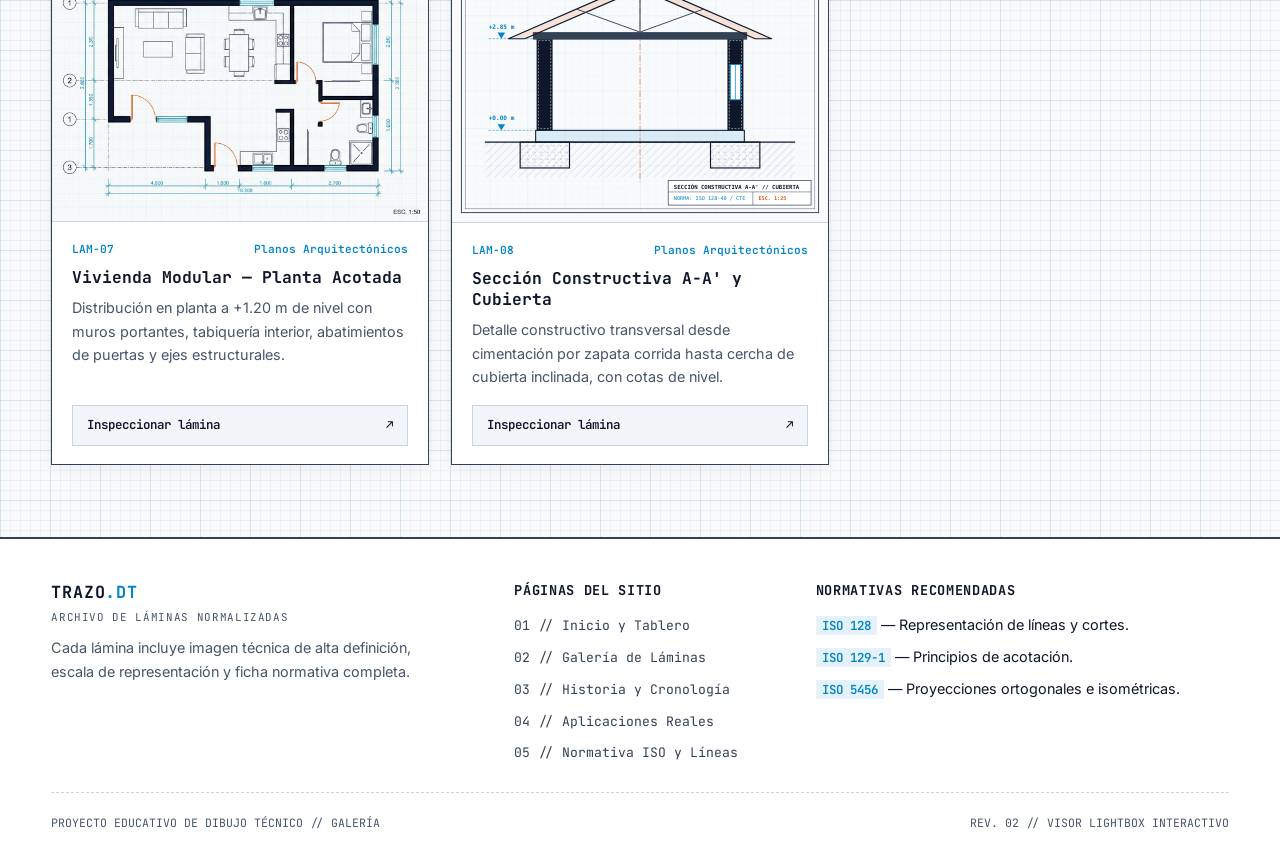
<file: galeria.html>
<!DOCTYPE html>
<html lang="es">
<head>
  <meta charset="UTF-8" />
  <meta name="viewport" content="width=device-width, initial-scale=1.0" />
  <meta name="description" content="Galería interactiva de láminas y planos técnicos: geometría descriptiva, sistema diédrico, perspectiva isométrica y planos arquitectónicos." />
  <title>TRAZO // Galería de Láminas y Planos</title>

  <link rel="preconnect" href="https://fonts.googleapis.com" />
  <link rel="preconnect" href="https://fonts.gstatic.com" crossorigin />
  <link href="https://fonts.googleapis.com/css2?family=Inter:wght@400;500;600;700&family=JetBrains+Mono:wght@400;500;600;700&display=swap" rel="stylesheet" />

  <link rel="stylesheet" href="styles.css" />
</head>
<body data-page="galeria">
  <a class="skip-link" href="#contenido">Saltar al contenido principal</a>

  <header class="navbar" id="navbar">
    <div class="container navbar__inner">
      <a href="index.html" class="brand" aria-label="Inicio — TRAZO Dibujo Técnico">
        <svg class="brand__logo" viewBox="0 0 40 40" width="38" height="38" aria-hidden="true">
          <rect x="2" y="2" width="36" height="36" fill="none" stroke="#334155" stroke-width="1.5" />
          <line x1="20" y1="0" x2="20" y2="40" stroke="#0284C7" stroke-width="1" stroke-dasharray="3 2" />
          <line x1="0" y1="20" x2="40" y2="20" stroke="#0284C7" stroke-width="1" stroke-dasharray="3 2" />
          <polygon points="8,31 8,9 30,31" fill="rgba(2, 132, 199, 0.12)" stroke="#0F172A" stroke-width="2" stroke-linejoin="round" />
          <polygon points="13,26 13,18 21,26" fill="#F8FAFC" stroke="#334155" stroke-width="1.25" />
          <circle cx="26" cy="14" r="5" fill="none" stroke="#EA580C" stroke-width="1.75" />
          <circle cx="26" cy="14" r="1.5" fill="#EA580C" />
        </svg>
        <div class="brand__text">
          <span class="brand__title">TRAZO<span class="accent-cyan">.DT</span></span>
          <span class="brand__meta">LÁMINA 02 // ARCHIVO TÉCNICO</span>
        </div>
      </a>

      <nav class="nav-links" aria-label="Navegación principal">
        <a href="index.html" class="nav-link">
          <span class="nav-link__num">01</span> Inicio
        </a>
        <a href="galeria.html" class="nav-link is-active" aria-current="page">
          <span class="nav-link__num">02</span> Galería
        </a>
        <a href="historia.html" class="nav-link">
          <span class="nav-link__num">03</span> Historia
        </a>
        <a href="aplicaciones.html" class="nav-link">
          <span class="nav-link__num">04</span> Aplicaciones
        </a>
        <a href="normativa.html" class="nav-link">
          <span class="nav-link__num">05</span> Normativa
        </a>
      </nav>

      <div class="navbar__actions">
        <span class="scale-pill" title="Sistema de proyección de primer diedro (ISO-E)">ISO-E</span>
        <button type="button" class="menu-toggle" id="menu-toggle" aria-expanded="false" aria-controls="mobile-menu" aria-label="Abrir menú de navegación">
          <span class="menu-toggle__line"></span>
          <span class="menu-toggle__line"></span>
          <span class="menu-toggle__line"></span>
        </button>
      </div>
    </div>

    <div class="mobile-menu" id="mobile-menu" hidden>
      <nav class="container mobile-menu__nav" aria-label="Navegación móvil">
        <a href="index.html" class="mobile-link"><span>01 //</span> Inicio</a>
        <a href="galeria.html" class="mobile-link is-active" aria-current="page"><span>02 //</span> Galería de Láminas</a>
        <a href="historia.html" class="mobile-link"><span>03 //</span> Historia del Dibujo Técnico</a>
        <a href="aplicaciones.html" class="mobile-link"><span>04 //</span> Aplicaciones Profesionales</a>
        <a href="normativa.html" class="mobile-link"><span>05 //</span> Normativa y Fundamentos ISO</a>
      </nav>
    </div>
  </header>

  <main id="contenido">
    <section class="page-banner">
      <div class="container">
        <nav class="breadcrumbs" aria-label="Ruta de navegación">
          <a href="index.html">Inicio</a>
          <span aria-hidden="true">/</span>
          <span>02 // Galería de Láminas y Planos</span>
        </nav>
        <div class="section-header__meta">
          <span class="section-index">02 // ARCHIVO TÉCNICO</span>
          <span class="section-code">SERIE DE LÁMINAS NORMALIZADAS</span>
        </div>
        <h1 class="page-banner__title">Galería de Láminas y Planos</h1>
        <p class="section-desc">
          Filtra las láminas por disciplina gráfica y haz clic en cualquiera de ellas para abrir el visor de inspección con su cajetín técnico, instrumentos, normativa ISO/DIN y esquema vectorial interactivo.
        </p>
      </div>
    </section>

    <section id="galeria" class="section">
      <div class="container">
        <div class="filter-bar" role="toolbar" aria-label="Filtrar láminas por categoría">
          <button type="button" class="filter-btn is-active" data-filter="all">
            Todos <span class="filter-count" id="count-all">8</span>
          </button>
          <button type="button" class="filter-btn" data-filter="geometria">
            Geometría Descriptiva
          </button>
          <button type="button" class="filter-btn" data-filter="diedrico">
            Vistas Ortogonales (Sistema Diédrico)
          </button>
          <button type="button" class="filter-btn" data-filter="isometrica">
            Perspectiva Isométrica
          </button>
          <button type="button" class="filter-btn" data-filter="arquitectonicos">
            Planos Arquitectónicos
          </button>
        </div>

        <div class="gallery-grid" id="gallery-grid" aria-live="polite"></div>
      </div>
    </section>
  </main>

  <footer class="footer">
    <div class="container">
      <div class="footer__grid">
        <div class="footer__col">
          <div class="brand brand--footer">
            <span class="brand__title">TRAZO<span class="accent-cyan">.DT</span></span>
            <span class="brand__meta">ARCHIVO DE LÁMINAS NORMALIZADAS</span>
          </div>
          <p class="footer__about">
            Cada lámina incluye imagen técnica de alta definición, escala de representación y ficha normativa completa.
          </p>
        </div>
        <div class="footer__col">
          <h3 class="footer__heading">Páginas del Sitio</h3>
          <ul class="footer__list">
            <li><a href="index.html">01 // Inicio y Tablero</a></li>
            <li><a href="galeria.html">02 // Galería de Láminas</a></li>
            <li><a href="historia.html">03 // Historia y Cronología</a></li>
            <li><a href="aplicaciones.html">04 // Aplicaciones Reales</a></li>
            <li><a href="normativa.html">05 // Normativa ISO y Líneas</a></li>
          </ul>
        </div>
        <div class="footer__col">
          <h3 class="footer__heading">Normativas Recomendadas</h3>
          <ul class="footer__list footer__list--specs">
            <li><code>ISO 128</code> — Representación de líneas y cortes.</li>
            <li><code>ISO 129-1</code> — Principios de acotación.</li>
            <li><code>ISO 5456</code> — Proyecciones ortogonales e isométricas.</li>
          </ul>
        </div>
      </div>
      <div class="footer__bottom">
        <span>PROYECTO EDUCATIVO DE DIBUJO TÉCNICO // GALERÍA</span>
        <span>REV. 02 // VISOR LIGHTBOX INTERACTIVO</span>
      </div>
    </div>
  </footer>

  <!-- Modal Lightbox de Inspección de Lámina -->
  <div class="modal" id="plate-modal" role="dialog" aria-modal="true" aria-labelledby="modal-title" hidden>
    <div class="modal__backdrop" data-close-modal="true"></div>
    <div class="modal__dialog">
      <div class="modal__topbar">
        <div class="modal__meta-tags">
          <span class="modal__code" id="modal-code">LÁMINA #01</span>
          <span class="modal__scale" id="modal-scale">ESCALA 1:1</span>
          <span class="modal__cat" id="modal-cat">CATEGORÍA</span>
        </div>
        <div class="modal__topbar-actions">
          <button type="button" class="board-btn is-active" id="modal-view-img" aria-pressed="true">Lámina</button>
          <button type="button" class="board-btn" id="modal-view-svg" aria-pressed="false">Esquema SVG</button>
          <button type="button" class="board-btn is-active" id="modal-toggle-grid" aria-pressed="true">Cuadrícula</button>
          <button type="button" class="modal__close" id="modal-close" aria-label="Cerrar ventana de detalle">✕</button>
        </div>
      </div>

      <div class="modal__body">
        <div class="modal__canvas" id="modal-canvas"></div>

        <aside class="modal__specs">
          <h3 class="modal__title" id="modal-title">Título de la lámina</h3>
          <p class="modal__desc" id="modal-desc">Descripción técnica</p>

          <div class="cajetin">
            <div class="cajetin__row">
              <span class="cajetin__label">NORMATIVA ISO / DIN</span>
              <span class="cajetin__val" id="modal-norm">—</span>
            </div>
            <div class="cajetin__row">
              <span class="cajetin__label">INSTRUMENTOS USADOS</span>
              <span class="cajetin__val" id="modal-tools">—</span>
            </div>
            <div class="cajetin__row">
              <span class="cajetin__label">DETALLES DE ACOTACIÓN</span>
              <span class="cajetin__val" id="modal-dims">—</span>
            </div>
            <div class="cajetin__row cajetin__row--split">
              <div>
                <span class="cajetin__label">FORMATO</span>
                <span class="cajetin__val" id="modal-format">UNE A3</span>
              </div>
              <div>
                <span class="cajetin__label">PROYECCIÓN</span>
                <span class="cajetin__val" id="modal-proj">ISO-E</span>
              </div>
            </div>
          </div>

          <div class="modal__nav">
            <button type="button" class="btn btn--secondary btn--sm" id="modal-prev">← Lámina anterior</button>
            <button type="button" class="btn btn--secondary btn--sm" id="modal-next">Siguiente lámina →</button>
          </div>
        </aside>
      </div>
    </div>
  </div>

  <script src="app.js"></script>
</body>
</html>
</file>
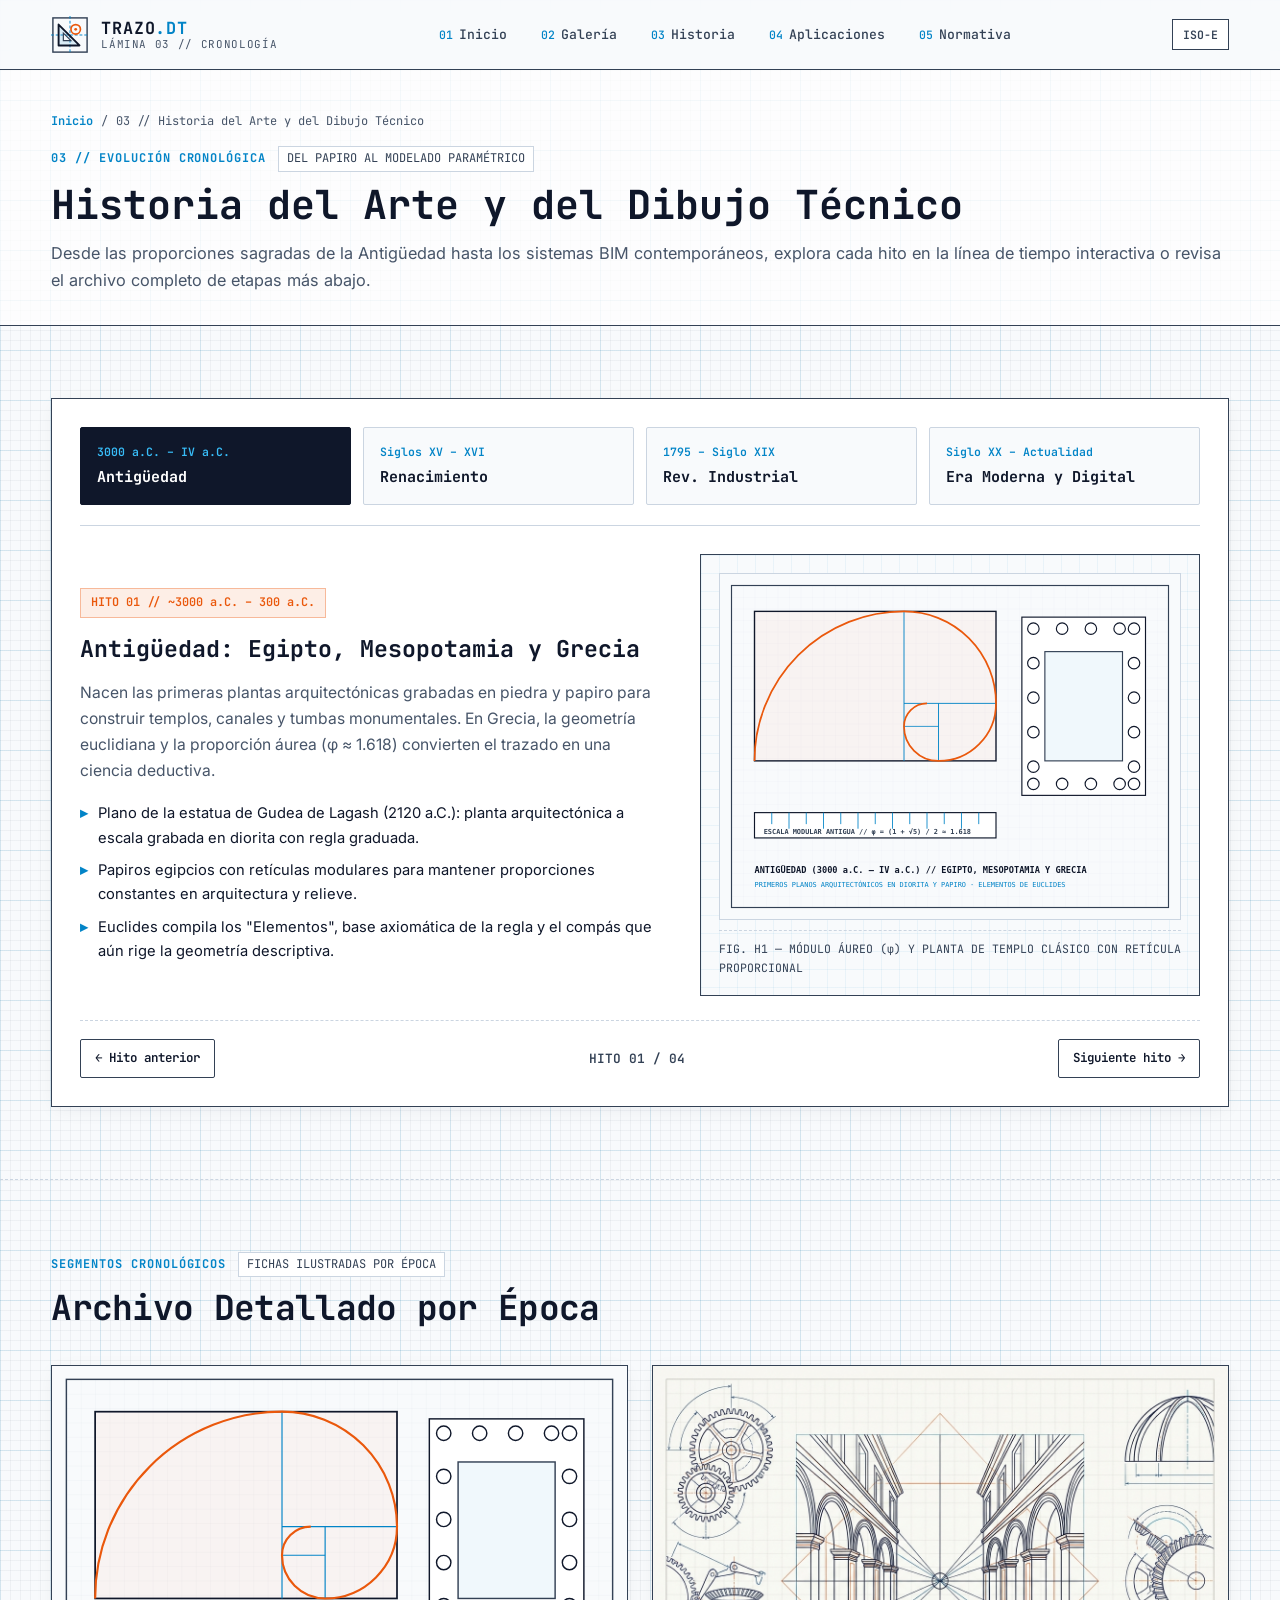
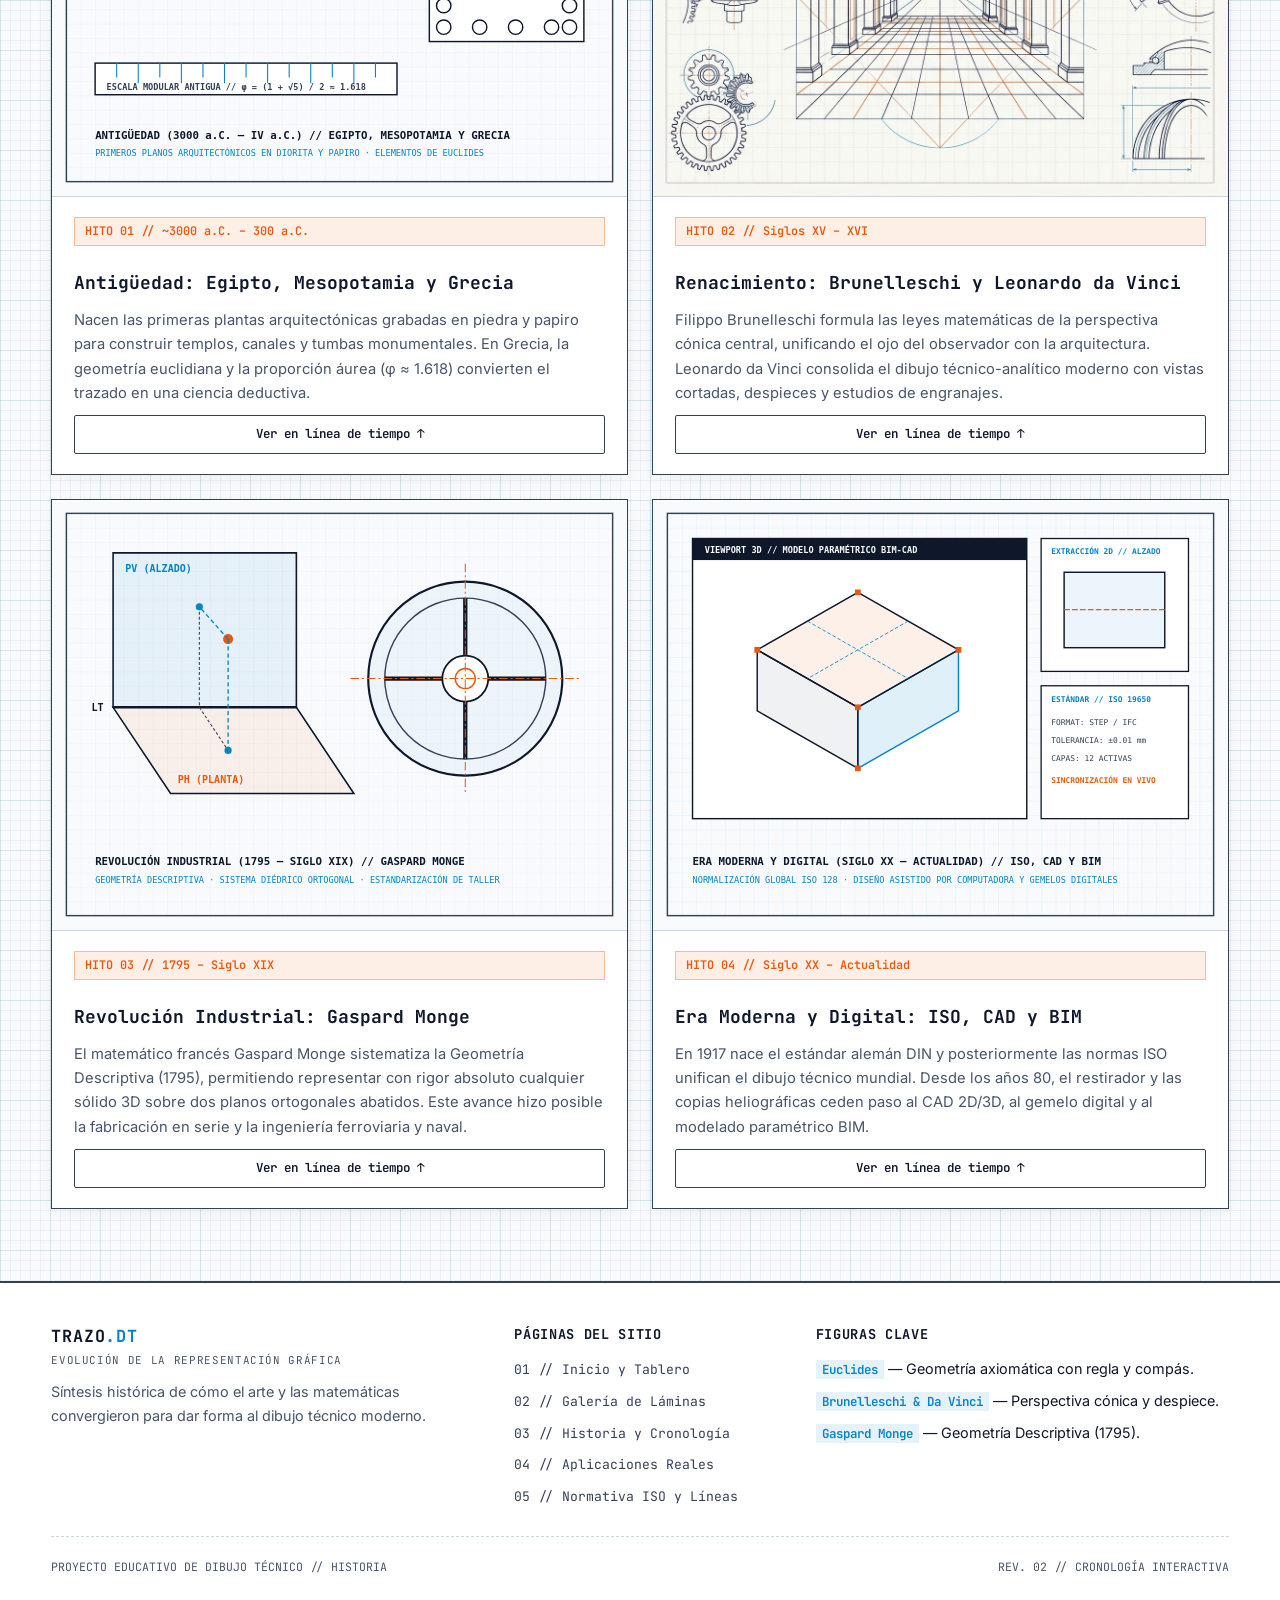
<file: historia.html>
<!DOCTYPE html>
<html lang="es">
<head>
  <meta charset="UTF-8" />
  <meta name="viewport" content="width=device-width, initial-scale=1.0" />
  <meta name="description" content="Historia del arte y del dibujo técnico: desde las proporciones de Egipto y Grecia hasta el Renacimiento, Gaspard Monge y el diseño CAD/BIM." />
  <title>TRAZO // Historia del Dibujo Técnico</title>

  <link rel="preconnect" href="https://fonts.googleapis.com" />
  <link rel="preconnect" href="https://fonts.gstatic.com" crossorigin />
  <link href="https://fonts.googleapis.com/css2?family=Inter:wght@400;500;600;700&family=JetBrains+Mono:wght@400;500;600;700&display=swap" rel="stylesheet" />

  <link rel="stylesheet" href="styles.css" />
</head>
<body data-page="historia">
  <a class="skip-link" href="#contenido">Saltar al contenido principal</a>

  <header class="navbar" id="navbar">
    <div class="container navbar__inner">
      <a href="index.html" class="brand" aria-label="Inicio — TRAZO Dibujo Técnico">
        <svg class="brand__logo" viewBox="0 0 40 40" width="38" height="38" aria-hidden="true">
          <rect x="2" y="2" width="36" height="36" fill="none" stroke="#334155" stroke-width="1.5" />
          <line x1="20" y1="0" x2="20" y2="40" stroke="#0284C7" stroke-width="1" stroke-dasharray="3 2" />
          <line x1="0" y1="20" x2="40" y2="20" stroke="#0284C7" stroke-width="1" stroke-dasharray="3 2" />
          <polygon points="8,31 8,9 30,31" fill="rgba(2, 132, 199, 0.12)" stroke="#0F172A" stroke-width="2" stroke-linejoin="round" />
          <polygon points="13,26 13,18 21,26" fill="#F8FAFC" stroke="#334155" stroke-width="1.25" />
          <circle cx="26" cy="14" r="5" fill="none" stroke="#EA580C" stroke-width="1.75" />
          <circle cx="26" cy="14" r="1.5" fill="#EA580C" />
        </svg>
        <div class="brand__text">
          <span class="brand__title">TRAZO<span class="accent-cyan">.DT</span></span>
          <span class="brand__meta">LÁMINA 03 // CRONOLOGÍA</span>
        </div>
      </a>

      <nav class="nav-links" aria-label="Navegación principal">
        <a href="index.html" class="nav-link">
          <span class="nav-link__num">01</span> Inicio
        </a>
        <a href="galeria.html" class="nav-link">
          <span class="nav-link__num">02</span> Galería
        </a>
        <a href="historia.html" class="nav-link is-active" aria-current="page">
          <span class="nav-link__num">03</span> Historia
        </a>
        <a href="aplicaciones.html" class="nav-link">
          <span class="nav-link__num">04</span> Aplicaciones
        </a>
        <a href="normativa.html" class="nav-link">
          <span class="nav-link__num">05</span> Normativa
        </a>
      </nav>

      <div class="navbar__actions">
        <span class="scale-pill">ISO-E</span>
        <button type="button" class="menu-toggle" id="menu-toggle" aria-expanded="false" aria-controls="mobile-menu" aria-label="Abrir menú de navegación">
          <span class="menu-toggle__line"></span>
          <span class="menu-toggle__line"></span>
          <span class="menu-toggle__line"></span>
        </button>
      </div>
    </div>

    <div class="mobile-menu" id="mobile-menu" hidden>
      <nav class="container mobile-menu__nav" aria-label="Navegación móvil">
        <a href="index.html" class="mobile-link"><span>01 //</span> Inicio</a>
        <a href="galeria.html" class="mobile-link"><span>02 //</span> Galería de Láminas</a>
        <a href="historia.html" class="mobile-link is-active" aria-current="page"><span>03 //</span> Historia del Dibujo Técnico</a>
        <a href="aplicaciones.html" class="mobile-link"><span>04 //</span> Aplicaciones Profesionales</a>
        <a href="normativa.html" class="mobile-link"><span>05 //</span> Normativa y Fundamentos ISO</a>
      </nav>
    </div>
  </header>

  <main id="contenido">
    <section class="page-banner">
      <div class="container">
        <nav class="breadcrumbs" aria-label="Ruta de navegación">
          <a href="index.html">Inicio</a>
          <span aria-hidden="true">/</span>
          <span>03 // Historia del Arte y del Dibujo Técnico</span>
        </nav>
        <div class="section-header__meta">
          <span class="section-index">03 // EVOLUCIÓN CRONOLÓGICA</span>
          <span class="section-code">DEL PAPIRO AL MODELADO PARAMÉTRICO</span>
        </div>
        <h1 class="page-banner__title">Historia del Arte y del Dibujo Técnico</h1>
        <p class="section-desc">
          Desde las proporciones sagradas de la Antigüedad hasta los sistemas BIM contemporáneos, explora cada hito en la línea de tiempo interactiva o revisa el archivo completo de etapas más abajo.
        </p>
      </div>
    </section>

    <section id="historia" class="section">
      <div class="container">
        <div class="timeline-shell">
          <div class="timeline-track" role="tablist" aria-label="Hitos históricos del dibujo técnico">
            <button type="button" class="timeline-node is-active" role="tab" aria-selected="true" data-era="0">
              <span class="timeline-node__year">3000 a.C. – IV a.C.</span>
              <span class="timeline-node__label">Antigüedad</span>
            </button>
            <button type="button" class="timeline-node" role="tab" aria-selected="false" data-era="1">
              <span class="timeline-node__year">Siglos XV – XVI</span>
              <span class="timeline-node__label">Renacimiento</span>
            </button>
            <button type="button" class="timeline-node" role="tab" aria-selected="false" data-era="2">
              <span class="timeline-node__year">1795 – Siglo XIX</span>
              <span class="timeline-node__label">Rev. Industrial</span>
            </button>
            <button type="button" class="timeline-node" role="tab" aria-selected="false" data-era="3">
              <span class="timeline-node__year">Siglo XX – Actualidad</span>
              <span class="timeline-node__label">Era Moderna y Digital</span>
            </button>
          </div>

          <div class="timeline-stage" id="timeline-stage" role="tabpanel" aria-live="polite"></div>

          <div class="timeline-controls">
            <button type="button" class="btn btn--secondary btn--sm" id="timeline-prev">← Hito anterior</button>
            <span class="timeline-progress" id="timeline-progress">HITO 01 / 04</span>
            <button type="button" class="btn btn--secondary btn--sm" id="timeline-next">Siguiente hito →</button>
          </div>
        </div>
      </div>
    </section>

    <!-- Segmento completo: Fichas individuales de los 4 hitos -->
    <section class="section section--bordered" id="archivo-historico">
      <div class="container">
        <header class="section-header">
          <div class="section-header__meta">
            <span class="section-index">SEGMENTOS CRONOLÓGICOS</span>
            <span class="section-code">FICHAS ILUSTRADAS POR ÉPOCA</span>
          </div>
          <h2 class="section-title">Archivo Detallado por Época</h2>
        </header>
        <div class="era-archive-grid" id="era-archive-grid"></div>
      </div>
    </section>
  </main>

  <footer class="footer">
    <div class="container">
      <div class="footer__grid">
        <div class="footer__col">
          <div class="brand brand--footer">
            <span class="brand__title">TRAZO<span class="accent-cyan">.DT</span></span>
            <span class="brand__meta">EVOLUCIÓN DE LA REPRESENTACIÓN GRÁFICA</span>
          </div>
          <p class="footer__about">
            Síntesis histórica de cómo el arte y las matemáticas convergieron para dar forma al dibujo técnico moderno.
          </p>
        </div>
        <div class="footer__col">
          <h3 class="footer__heading">Páginas del Sitio</h3>
          <ul class="footer__list">
            <li><a href="index.html">01 // Inicio y Tablero</a></li>
            <li><a href="galeria.html">02 // Galería de Láminas</a></li>
            <li><a href="historia.html">03 // Historia y Cronología</a></li>
            <li><a href="aplicaciones.html">04 // Aplicaciones Reales</a></li>
            <li><a href="normativa.html">05 // Normativa ISO y Líneas</a></li>
          </ul>
        </div>
        <div class="footer__col">
          <h3 class="footer__heading">Figuras Clave</h3>
          <ul class="footer__list footer__list--specs">
            <li><code>Euclides</code> — Geometría axiomática con regla y compás.</li>
            <li><code>Brunelleschi &amp; Da Vinci</code> — Perspectiva cónica y despiece.</li>
            <li><code>Gaspard Monge</code> — Geometría Descriptiva (1795).</li>
          </ul>
        </div>
      </div>
      <div class="footer__bottom">
        <span>PROYECTO EDUCATIVO DE DIBUJO TÉCNICO // HISTORIA</span>
        <span>REV. 02 // CRONOLOGÍA INTERACTIVA</span>
      </div>
    </div>
  </footer>

  <script src="app.js"></script>
</body>
</html>
</file>
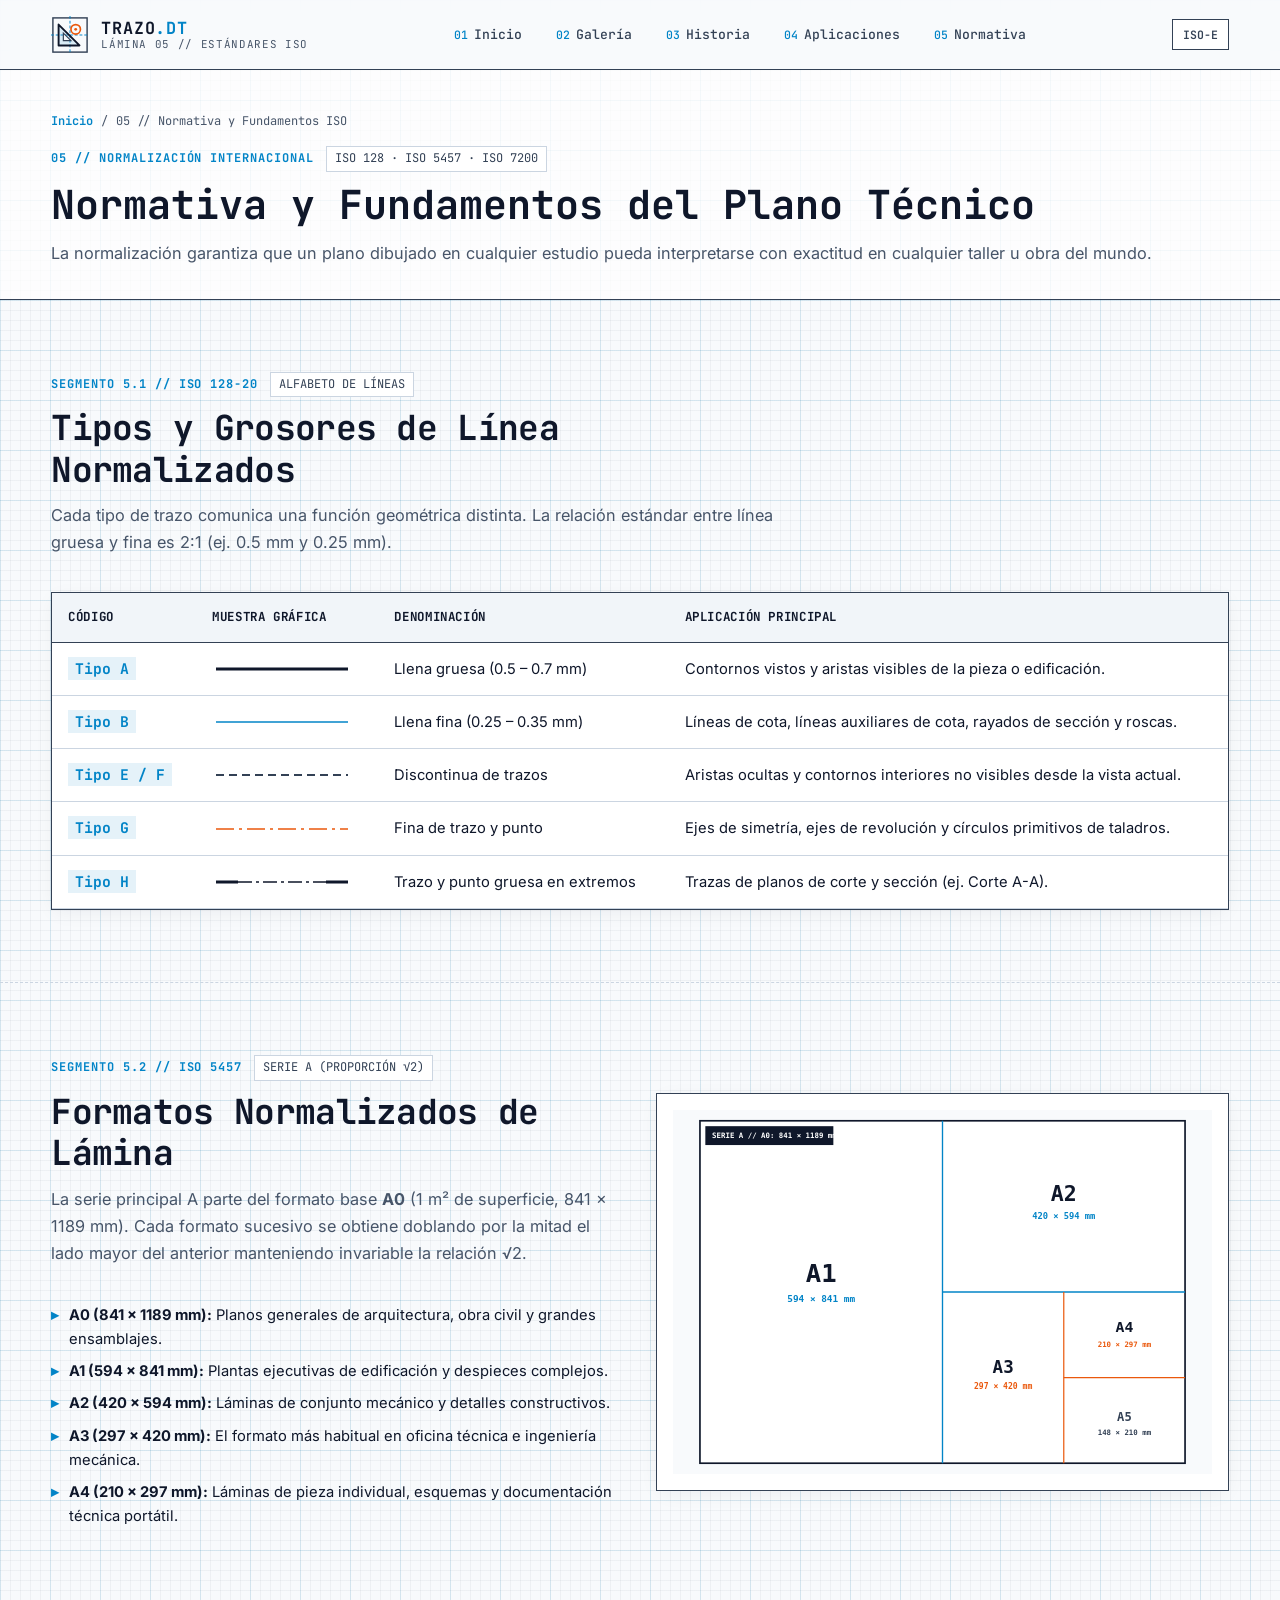
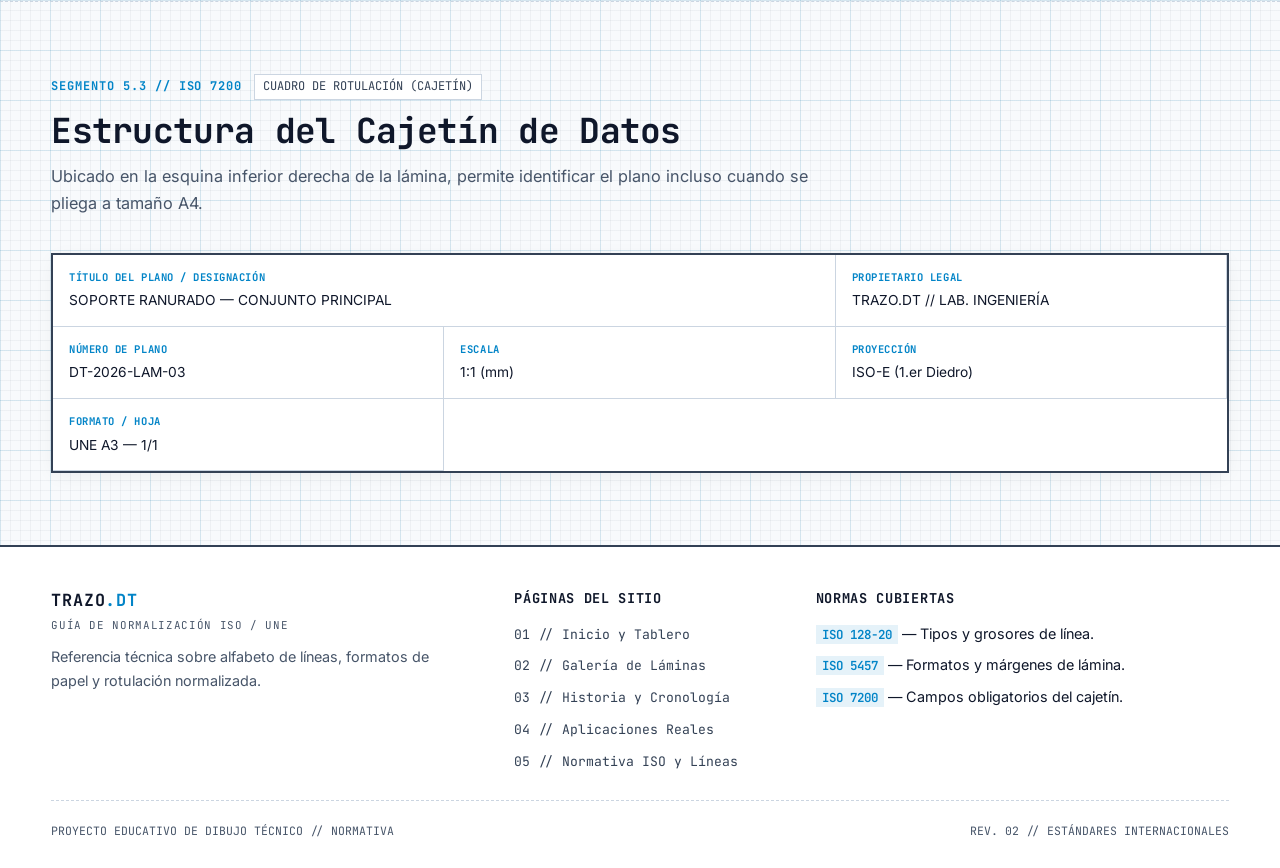
<file: normativa.html>
<!DOCTYPE html>
<html lang="es">
<head>
  <meta charset="UTF-8" />
  <meta name="viewport" content="width=device-width, initial-scale=1.0" />
  <meta name="description" content="Normativa del dibujo técnico: tipos de línea ISO 128, formatos de papel serie A (ISO 5457) y estructura del cajetín ISO 7200." />
  <title>TRAZO // Normativa y Fundamentos ISO</title>

  <link rel="preconnect" href="https://fonts.googleapis.com" />
  <link rel="preconnect" href="https://fonts.gstatic.com" crossorigin />
  <link href="https://fonts.googleapis.com/css2?family=Inter:wght@400;500;600;700&family=JetBrains+Mono:wght@400;500;600;700&display=swap" rel="stylesheet" />

  <link rel="stylesheet" href="styles.css" />
</head>
<body data-page="normativa">
  <a class="skip-link" href="#contenido">Saltar al contenido principal</a>

  <header class="navbar" id="navbar">
    <div class="container navbar__inner">
      <a href="index.html" class="brand" aria-label="Inicio — TRAZO Dibujo Técnico">
        <svg class="brand__logo" viewBox="0 0 40 40" width="38" height="38" aria-hidden="true">
          <rect x="2" y="2" width="36" height="36" fill="none" stroke="#334155" stroke-width="1.5" />
          <line x1="20" y1="0" x2="20" y2="40" stroke="#0284C7" stroke-width="1" stroke-dasharray="3 2" />
          <line x1="0" y1="20" x2="40" y2="20" stroke="#0284C7" stroke-width="1" stroke-dasharray="3 2" />
          <polygon points="8,31 8,9 30,31" fill="rgba(2, 132, 199, 0.12)" stroke="#0F172A" stroke-width="2" stroke-linejoin="round" />
          <polygon points="13,26 13,18 21,26" fill="#F8FAFC" stroke="#334155" stroke-width="1.25" />
          <circle cx="26" cy="14" r="5" fill="none" stroke="#EA580C" stroke-width="1.75" />
          <circle cx="26" cy="14" r="1.5" fill="#EA580C" />
        </svg>
        <div class="brand__text">
          <span class="brand__title">TRAZO<span class="accent-cyan">.DT</span></span>
          <span class="brand__meta">LÁMINA 05 // ESTÁNDARES ISO</span>
        </div>
      </a>

      <nav class="nav-links" aria-label="Navegación principal">
        <a href="index.html" class="nav-link">
          <span class="nav-link__num">01</span> Inicio
        </a>
        <a href="galeria.html" class="nav-link">
          <span class="nav-link__num">02</span> Galería
        </a>
        <a href="historia.html" class="nav-link">
          <span class="nav-link__num">03</span> Historia
        </a>
        <a href="aplicaciones.html" class="nav-link">
          <span class="nav-link__num">04</span> Aplicaciones
        </a>
        <a href="normativa.html" class="nav-link is-active" aria-current="page">
          <span class="nav-link__num">05</span> Normativa
        </a>
      </nav>

      <div class="navbar__actions">
        <span class="scale-pill">ISO-E</span>
        <button type="button" class="menu-toggle" id="menu-toggle" aria-expanded="false" aria-controls="mobile-menu" aria-label="Abrir menú de navegación">
          <span class="menu-toggle__line"></span>
          <span class="menu-toggle__line"></span>
          <span class="menu-toggle__line"></span>
        </button>
      </div>
    </div>

    <div class="mobile-menu" id="mobile-menu" hidden>
      <nav class="container mobile-menu__nav" aria-label="Navegación móvil">
        <a href="index.html" class="mobile-link"><span>01 //</span> Inicio</a>
        <a href="galeria.html" class="mobile-link"><span>02 //</span> Galería de Láminas</a>
        <a href="historia.html" class="mobile-link"><span>03 //</span> Historia del Dibujo Técnico</a>
        <a href="aplicaciones.html" class="mobile-link"><span>04 //</span> Aplicaciones Profesionales</a>
        <a href="normativa.html" class="mobile-link is-active" aria-current="page"><span>05 //</span> Normativa y Fundamentos ISO</a>
      </nav>
    </div>
  </header>

  <main id="contenido">
    <section class="page-banner">
      <div class="container">
        <nav class="breadcrumbs" aria-label="Ruta de navegación">
          <a href="index.html">Inicio</a>
          <span aria-hidden="true">/</span>
          <span>05 // Normativa y Fundamentos ISO</span>
        </nav>
        <div class="section-header__meta">
          <span class="section-index">05 // NORMALIZACIÓN INTERNACIONAL</span>
          <span class="section-code">ISO 128 · ISO 5457 · ISO 7200</span>
        </div>
        <h1 class="page-banner__title">Normativa y Fundamentos del Plano Técnico</h1>
        <p class="section-desc">
          La normalización garantiza que un plano dibujado en cualquier estudio pueda interpretarse con exactitud en cualquier taller u obra del mundo.
        </p>
      </div>
    </section>

    <!-- Segmento 1: Tipos de Línea ISO 128 -->
    <section class="section" id="tipos-linea">
      <div class="container">
        <header class="section-header">
          <div class="section-header__meta">
            <span class="section-index">SEGMENTO 5.1 // ISO 128-20</span>
            <span class="section-code">ALFABETO DE LÍNEAS</span>
          </div>
          <h2 class="section-title">Tipos y Grosores de Línea Normalizados</h2>
          <p class="section-desc">
            Cada tipo de trazo comunica una función geométrica distinta. La relación estándar entre línea gruesa y fina es 2:1 (ej. 0.5 mm y 0.25 mm).
          </p>
        </header>

        <div class="norm-table-wrap">
          <table class="norm-table">
            <thead>
              <tr>
                <th>Código</th>
                <th>Muestra Gráfica</th>
                <th>Denominación</th>
                <th>Aplicación Principal</th>
              </tr>
            </thead>
            <tbody>
              <tr>
                <td><code>Tipo A</code></td>
                <td>
                  <svg viewBox="0 0 140 16" width="140" height="16" aria-hidden="true">
                    <line x1="4" y1="8" x2="136" y2="8" stroke="#0F172A" stroke-width="3" />
                  </svg>
                </td>
                <td>Llena gruesa (0.5 – 0.7 mm)</td>
                <td>Contornos vistos y aristas visibles de la pieza o edificación.</td>
              </tr>
              <tr>
                <td><code>Tipo B</code></td>
                <td>
                  <svg viewBox="0 0 140 16" width="140" height="16" aria-hidden="true">
                    <line x1="4" y1="8" x2="136" y2="8" stroke="#0284C7" stroke-width="1.3" />
                  </svg>
                </td>
                <td>Llena fina (0.25 – 0.35 mm)</td>
                <td>Líneas de cota, líneas auxiliares de cota, rayados de sección y roscas.</td>
              </tr>
              <tr>
                <td><code>Tipo E / F</code></td>
                <td>
                  <svg viewBox="0 0 140 16" width="140" height="16" aria-hidden="true">
                    <line x1="4" y1="8" x2="136" y2="8" stroke="#334155" stroke-width="1.8" stroke-dasharray="8 5" />
                  </svg>
                </td>
                <td>Discontinua de trazos</td>
                <td>Aristas ocultas y contornos interiores no visibles desde la vista actual.</td>
              </tr>
              <tr>
                <td><code>Tipo G</code></td>
                <td>
                  <svg viewBox="0 0 140 16" width="140" height="16" aria-hidden="true">
                    <line x1="4" y1="8" x2="136" y2="8" stroke="#EA580C" stroke-width="1.5" stroke-dasharray="18 5 3 5" />
                  </svg>
                </td>
                <td>Fina de trazo y punto</td>
                <td>Ejes de simetría, ejes de revolución y círculos primitivos de taladros.</td>
              </tr>
              <tr>
                <td><code>Tipo H</code></td>
                <td>
                  <svg viewBox="0 0 140 16" width="140" height="16" aria-hidden="true">
                    <line x1="4" y1="8" x2="26" y2="8" stroke="#0F172A" stroke-width="3" />
                    <line x1="26" y1="8" x2="114" y2="8" stroke="#0F172A" stroke-width="1.4" stroke-dasharray="14 4 3 4" />
                    <line x1="114" y1="8" x2="136" y2="8" stroke="#0F172A" stroke-width="3" />
                  </svg>
                </td>
                <td>Trazo y punto gruesa en extremos</td>
                <td>Trazas de planos de corte y sección (ej. Corte A-A).</td>
              </tr>
            </tbody>
          </table>
        </div>
      </div>
    </section>

    <!-- Segmento 2: Formatos de Papel ISO 5457 -->
    <section class="section section--bordered" id="formatos">
      <div class="container">
        <div class="norm-split">
          <div>
            <header class="section-header">
              <div class="section-header__meta">
                <span class="section-index">SEGMENTO 5.2 // ISO 5457</span>
                <span class="section-code">SERIE A (PROPORCIÓN √2)</span>
              </div>
              <h2 class="section-title">Formatos Normalizados de Lámina</h2>
              <p class="section-desc">
                La serie principal A parte del formato base <strong>A0</strong> (1 m² de superficie, 841 × 1189 mm). Cada formato sucesivo se obtiene doblando por la mitad el lado mayor del anterior manteniendo invariable la relación √2.
              </p>
            </header>

            <ul class="timeline-facts">
              <li><strong>A0 (841 × 1189 mm):</strong> Planos generales de arquitectura, obra civil y grandes ensamblajes.</li>
              <li><strong>A1 (594 × 841 mm):</strong> Plantas ejecutivas de edificación y despieces complejos.</li>
              <li><strong>A2 (420 × 594 mm):</strong> Láminas de conjunto mecánico y detalles constructivos.</li>
              <li><strong>A3 (297 × 420 mm):</strong> El formato más habitual en oficina técnica e ingeniería mecánica.</li>
              <li><strong>A4 (210 × 297 mm):</strong> Láminas de pieza individual, esquemas y documentación técnica portátil.</li>
            </ul>
          </div>

          <div class="norm-media-box">
            <img src="img/norma-formatos-iso.svg" alt="Diagrama proporcional de los formatos normalizados ISO serie A desde A0 hasta A5" />
          </div>
        </div>
      </div>
    </section>

    <!-- Segmento 3: Anatomía del Cajetín ISO 7200 -->
    <section class="section section--bordered" id="cajetin">
      <div class="container">
        <header class="section-header">
          <div class="section-header__meta">
            <span class="section-index">SEGMENTO 5.3 // ISO 7200</span>
            <span class="section-code">CUADRO DE ROTULACIÓN (CAJETÍN)</span>
          </div>
          <h2 class="section-title">Estructura del Cajetín de Datos</h2>
          <p class="section-desc">
            Ubicado en la esquina inferior derecha de la lámina, permite identificar el plano incluso cuando se pliega a tamaño A4.
          </p>
        </header>

        <div class="cajetin-showcase">
          <div class="cajetin-showcase__cell cajetin-showcase__cell--wide">
            <span class="cajetin__label">TÍTULO DEL PLANO / DESIGNACIÓN</span>
            <span class="cajetin__val">SOPORTE RANURADO — CONJUNTO PRINCIPAL</span>
          </div>
          <div class="cajetin-showcase__cell">
            <span class="cajetin__label">PROPIETARIO LEGAL</span>
            <span class="cajetin__val">TRAZO.DT // LAB. INGENIERÍA</span>
          </div>
          <div class="cajetin-showcase__cell">
            <span class="cajetin__label">NÚMERO DE PLANO</span>
            <span class="cajetin__val">DT-2026-LAM-03</span>
          </div>
          <div class="cajetin-showcase__cell">
            <span class="cajetin__label">ESCALA</span>
            <span class="cajetin__val">1:1 (mm)</span>
          </div>
          <div class="cajetin-showcase__cell">
            <span class="cajetin__label">PROYECCIÓN</span>
            <span class="cajetin__val">ISO-E (1.er Diedro)</span>
          </div>
          <div class="cajetin-showcase__cell">
            <span class="cajetin__label">FORMATO / HOJA</span>
            <span class="cajetin__val">UNE A3 — 1/1</span>
          </div>
        </div>
      </div>
    </section>
  </main>

  <footer class="footer">
    <div class="container">
      <div class="footer__grid">
        <div class="footer__col">
          <div class="brand brand--footer">
            <span class="brand__title">TRAZO<span class="accent-cyan">.DT</span></span>
            <span class="brand__meta">GUÍA DE NORMALIZACIÓN ISO / UNE</span>
          </div>
          <p class="footer__about">
            Referencia técnica sobre alfabeto de líneas, formatos de papel y rotulación normalizada.
          </p>
        </div>
        <div class="footer__col">
          <h3 class="footer__heading">Páginas del Sitio</h3>
          <ul class="footer__list">
            <li><a href="index.html">01 // Inicio y Tablero</a></li>
            <li><a href="galeria.html">02 // Galería de Láminas</a></li>
            <li><a href="historia.html">03 // Historia y Cronología</a></li>
            <li><a href="aplicaciones.html">04 // Aplicaciones Reales</a></li>
            <li><a href="normativa.html">05 // Normativa ISO y Líneas</a></li>
          </ul>
        </div>
        <div class="footer__col">
          <h3 class="footer__heading">Normas Cubiertas</h3>
          <ul class="footer__list footer__list--specs">
            <li><code>ISO 128-20</code> — Tipos y grosores de línea.</li>
            <li><code>ISO 5457</code> — Formatos y márgenes de lámina.</li>
            <li><code>ISO 7200</code> — Campos obligatorios del cajetín.</li>
          </ul>
        </div>
      </div>
      <div class="footer__bottom">
        <span>PROYECTO EDUCATIVO DE DIBUJO TÉCNICO // NORMATIVA</span>
        <span>REV. 02 // ESTÁNDARES INTERNACIONALES</span>
      </div>
    </div>
  </footer>

  <script src="app.js"></script>
</body>
</html>
</file>
<file: styles.css>
/* ==========================================================================
   TRAZO // DIBUJO TÉCNICO — HOJA DE ESTILOS BLUEPRINT (PLANO TÉCNICO)
   Paleta:
     - Fondo papel técnico: #F8FAFC
     - Texto principal:     #0F172A
     - Líneas estructurales:#334155
     - Acento cian técnico: #0284C7
     - Acento naranja ing.: #EA580C
   ========================================================================== */

:root {
  --bg-paper: #F8FAFC;
  --bg-surface: #FFFFFF;
  --bg-tint: #F1F5F9;
  --text-main: #0F172A;
  --text-muted: #475569;
  --line-struct: #334155;
  --line-border: #CBD5E1;
  --line-grid-minor: rgba(51, 65, 85, 0.05);
  --line-grid-major: rgba(2, 132, 199, 0.11);
  --accent-cyan: #0284C7;
  --accent-cyan-soft: rgba(2, 132, 199, 0.1);
  --accent-orange: #EA580C;
  --accent-orange-soft: rgba(234, 88, 12, 0.1);

  --font-mono: 'JetBrains Mono', ui-monospace, SFMono-Regular, Menlo, Consolas, monospace;
  --font-sans: 'Inter', -apple-system, BlinkMacSystemFont, 'Segoe UI', Roboto, sans-serif;

  --radius-sm: 2px;
  --radius-md: 4px;
  --shadow-card: 0 4px 20px -4px rgba(15, 23, 42, 0.07);
  --shadow-modal: 0 24px 60px -12px rgba(15, 23, 42, 0.28);
  --nav-height: 70px;
}

/* Reset y base */
*,
*::before,
*::after {
  box-sizing: border-box;
}

html {
  scroll-behavior: smooth;
  scroll-padding-top: calc(var(--nav-height) + 18px);
}

body {
  margin: 0;
  color: var(--text-main);
  font-family: var(--font-sans);
  font-size: 16px;
  line-height: 1.65;
  background-color: var(--bg-paper);
  /* Cuadrícula milimetrada sutil (10px menor / 50px mayor) */
  background-image:
    linear-gradient(to right, var(--line-grid-major) 1px, transparent 1px),
    linear-gradient(to bottom, var(--line-grid-major) 1px, transparent 1px),
    linear-gradient(to right, var(--line-grid-minor) 1px, transparent 1px),
    linear-gradient(to bottom, var(--line-grid-minor) 1px, transparent 1px);
  background-size: 50px 50px, 50px 50px, 10px 10px, 10px 10px;
  -webkit-font-smoothing: antialiased;
}

body.modal-open {
  overflow: hidden;
}

img,
svg {
  display: block;
  max-width: 100%;
}

button {
  font: inherit;
  color: inherit;
  cursor: pointer;
}

a {
  color: inherit;
}

:focus-visible {
  outline: 2px solid var(--accent-cyan);
  outline-offset: 2px;
}

/* Enlace de accesibilidad */
.skip-link {
  position: absolute;
  left: -9999px;
  top: 8px;
  z-index: 200;
  padding: 10px 16px;
  background: var(--text-main);
  color: var(--bg-paper);
  font-family: var(--font-mono);
  font-size: 0.82rem;
  text-decoration: none;
}

.skip-link:focus {
  left: 12px;
}

.container {
  width: min(1220px, 92vw);
  margin-inline: auto;
}

.accent-cyan {
  color: var(--accent-cyan);
}

.mono-label {
  font-family: var(--font-mono);
  font-size: 0.72rem;
  letter-spacing: 0.06em;
  color: var(--line-struct);
  text-transform: uppercase;
}

/* ==========================================================================
   NAVBAR FIJA (STICKY)
   ========================================================================== */
.navbar {
  position: sticky;
  top: 0;
  z-index: 100;
  height: var(--nav-height);
  background: rgba(248, 250, 252, 0.94);
  backdrop-filter: blur(10px);
  border-bottom: 1.5px solid var(--line-struct);
}

.navbar__inner {
  height: 100%;
  display: flex;
  align-items: center;
  justify-content: space-between;
  gap: 20px;
}

.brand {
  display: inline-flex;
  align-items: center;
  gap: 12px;
  text-decoration: none;
}

.brand__text {
  display: flex;
  flex-direction: column;
  line-height: 1.15;
}

.brand__title {
  font-family: var(--font-mono);
  font-weight: 700;
  font-size: 1.05rem;
  letter-spacing: 0.05em;
  color: var(--text-main);
}

.brand__meta {
  font-family: var(--font-mono);
  font-size: 0.68rem;
  color: var(--text-muted);
  letter-spacing: 0.06em;
}

.nav-links {
  display: flex;
  align-items: center;
  gap: 6px;
}

.nav-link {
  display: inline-flex;
  align-items: center;
  gap: 6px;
  padding: 8px 13px;
  border: 1px solid transparent;
  border-radius: var(--radius-sm);
  font-family: var(--font-mono);
  font-size: 0.82rem;
  font-weight: 500;
  color: var(--line-struct);
  text-decoration: none;
  transition: color 0.18s ease, background-color 0.18s ease, border-color 0.18s ease;
}

.nav-link__num {
  color: var(--accent-cyan);
  font-size: 0.72rem;
}

.nav-link:hover {
  color: var(--text-main);
  background: var(--accent-cyan-soft);
  border-color: rgba(2, 132, 199, 0.25);
}

.nav-link.is-active {
  color: var(--accent-cyan);
  background: var(--bg-surface);
  border-color: var(--accent-cyan);
}

.navbar__actions {
  display: flex;
  align-items: center;
  gap: 12px;
}

.scale-pill {
  display: inline-flex;
  align-items: center;
  gap: 6px;
  padding: 5px 10px;
  border: 1px solid var(--line-struct);
  background: var(--bg-surface);
  font-family: var(--font-mono);
  font-size: 0.72rem;
  font-weight: 600;
  color: var(--line-struct);
}

/* Botón hamburguesa móvil */
.menu-toggle {
  display: none;
  flex-direction: column;
  justify-content: center;
  gap: 5px;
  width: 40px;
  height: 40px;
  padding: 8px;
  background: var(--bg-surface);
  border: 1px solid var(--line-struct);
  border-radius: var(--radius-sm);
}

.menu-toggle__line {
  width: 100%;
  height: 2px;
  background: var(--text-main);
  transition: transform 0.2s ease, opacity 0.2s ease;
}

.menu-toggle[aria-expanded="true"] .menu-toggle__line:nth-child(1) {
  transform: translateY(7px) rotate(45deg);
}

.menu-toggle[aria-expanded="true"] .menu-toggle__line:nth-child(2) {
  opacity: 0;
}

.menu-toggle[aria-expanded="true"] .menu-toggle__line:nth-child(3) {
  transform: translateY(-7px) rotate(-45deg);
}

.mobile-menu {
  background: var(--bg-surface);
  border-bottom: 1.5px solid var(--line-struct);
  box-shadow: var(--shadow-card);
}

.mobile-menu__nav {
  display: flex;
  flex-direction: column;
  padding: 14px 0;
  gap: 4px;
}

.mobile-link {
  padding: 11px 14px;
  font-family: var(--font-mono);
  font-size: 0.88rem;
  text-decoration: none;
  color: var(--text-main);
  border-left: 3px solid transparent;
}

.mobile-link span {
  color: var(--accent-cyan);
  margin-right: 6px;
}

.mobile-link:hover,
.mobile-link.is-active {
  background: var(--bg-tint);
  border-left-color: var(--accent-cyan);
}

/* ==========================================================================
   SECCIONES Y CABECERAS DE PLANO
   ========================================================================== */
.section {
  padding: 72px 0;
  position: relative;
}

.section--bordered {
  border-top: 1px dashed var(--line-border);
}

.section-header {
  max-width: 760px;
  margin-bottom: 36px;
}

.section-header__meta {
  display: flex;
  flex-wrap: wrap;
  align-items: center;
  gap: 12px;
  margin-bottom: 10px;
  font-family: var(--font-mono);
  font-size: 0.75rem;
}

.section-index {
  color: var(--accent-cyan);
  font-weight: 700;
  letter-spacing: 0.08em;
}

.section-code {
  padding: 2px 8px;
  border: 1px solid var(--line-border);
  background: var(--bg-surface);
  color: var(--line-struct);
}

.section-title {
  margin: 0 0 12px;
  font-family: var(--font-mono);
  font-size: clamp(1.6rem, 2.7vw, 2.25rem);
  line-height: 1.2;
  letter-spacing: -0.02em;
  color: var(--text-main);
}

.section-desc {
  margin: 0;
  color: var(--text-muted);
  font-size: 1.02rem;
}

/* Botones reutilizables */
.btn {
  display: inline-flex;
  align-items: center;
  justify-content: center;
  gap: 8px;
  padding: 12px 20px;
  font-family: var(--font-mono);
  font-size: 0.85rem;
  font-weight: 600;
  text-decoration: none;
  border: 1.5px solid var(--line-struct);
  border-radius: var(--radius-sm);
  transition: transform 0.15s ease, background-color 0.18s ease, color 0.18s ease, border-color 0.18s ease;
}

.btn:hover {
  transform: translateY(-1px);
}

.btn--primary {
  background: var(--accent-cyan);
  border-color: var(--accent-cyan);
  color: #FFFFFF;
}

.btn--primary:hover {
  background: #0369A1;
  border-color: #0369A1;
}

.btn--secondary {
  background: var(--bg-surface);
  color: var(--text-main);
}

.btn--secondary:hover {
  border-color: var(--accent-orange);
  color: var(--accent-orange);
}

.btn--sm {
  padding: 8px 14px;
  font-size: 0.78rem;
}

/* ==========================================================================
   SECCIÓN A: HERO & TABLERO INTERACTIVO
   ========================================================================== */
.hero {
  padding-top: 52px;
}

.hero__grid {
  display: grid;
  grid-template-columns: 1.02fr 1.08fr;
  gap: 44px;
  align-items: center;
}

.blueprint-tag {
  display: inline-flex;
  align-items: center;
  gap: 8px;
  padding: 6px 12px;
  margin-bottom: 18px;
  border: 1px solid var(--accent-cyan);
  background: var(--bg-surface);
  font-family: var(--font-mono);
  font-size: 0.73rem;
  font-weight: 600;
  letter-spacing: 0.05em;
  color: var(--accent-cyan);
}

.blueprint-tag .dot {
  width: 7px;
  height: 7px;
  border-radius: 50%;
  background: var(--accent-orange);
}

.hero__title {
  margin: 0 0 18px;
  font-family: var(--font-mono);
  font-size: clamp(2rem, 3.8vw, 3.05rem);
  line-height: 1.13;
  letter-spacing: -0.025em;
  color: var(--text-main);
}

.hero__subtitle {
  margin: 0 0 26px;
  font-size: 1.06rem;
  color: var(--text-muted);
  max-width: 56ch;
}

.hero__actions {
  display: flex;
  flex-wrap: wrap;
  gap: 12px;
  margin-bottom: 30px;
}

.hero__specs {
  margin: 0;
  display: grid;
  grid-template-columns: repeat(3, 1fr);
  border: 1px solid var(--line-struct);
  background: var(--bg-surface);
}

.spec-cell {
  padding: 10px 12px;
  border-right: 1px solid var(--line-border);
}

.spec-cell:last-child {
  border-right: none;
}

.spec-cell dt {
  font-family: var(--font-mono);
  font-size: 0.65rem;
  color: var(--text-muted);
  letter-spacing: 0.06em;
}

.spec-cell dd {
  margin: 3px 0 0;
  font-family: var(--font-mono);
  font-size: 0.8rem;
  font-weight: 600;
  color: var(--text-main);
}

/* Tablero de dibujo SVG en el Hero */
.drafting-board {
  position: relative;
  background: var(--bg-surface);
  border: 1.5px solid var(--line-struct);
  box-shadow: var(--shadow-card);
}

/* Marcas de registro técnicas en las 4 esquinas */
.drafting-board::before,
.drafting-board::after {
  content: '';
  position: absolute;
  width: 10px;
  height: 10px;
  pointer-events: none;
}

.drafting-board::before {
  top: -5px;
  left: -5px;
  border-top: 2px solid var(--accent-orange);
  border-left: 2px solid var(--accent-orange);
}

.drafting-board::after {
  bottom: -5px;
  right: -5px;
  border-bottom: 2px solid var(--accent-orange);
  border-right: 2px solid var(--accent-orange);
}

.drafting-board__header {
  display: flex;
  flex-wrap: wrap;
  align-items: center;
  justify-content: space-between;
  gap: 10px;
  padding: 10px 14px;
  border-bottom: 1px solid var(--line-border);
  background: var(--bg-tint);
}

.drafting-board__controls {
  display: flex;
  gap: 6px;
}

.board-btn {
  padding: 4px 10px;
  font-family: var(--font-mono);
  font-size: 0.72rem;
  font-weight: 500;
  background: var(--bg-surface);
  border: 1px solid var(--line-border);
  border-radius: var(--radius-sm);
  color: var(--line-struct);
  transition: all 0.15s ease;
}

.board-btn:hover {
  border-color: var(--accent-cyan);
  color: var(--accent-cyan);
}

.board-btn.is-active {
  background: var(--accent-cyan);
  border-color: var(--accent-cyan);
  color: #FFFFFF;
}

.hero-svg {
  width: 100%;
  height: auto;
  background-color: #FFFFFF;
  background-image:
    linear-gradient(to right, rgba(2, 132, 199, 0.06) 1px, transparent 1px),
    linear-gradient(to bottom, rgba(2, 132, 199, 0.06) 1px, transparent 1px);
  background-size: 20px 20px;
}

.hero-svg.hide-guides .svg-layer-guides {
  opacity: 0;
  transition: opacity 0.25s ease;
}

.hero-svg.hide-dims .svg-layer-dims {
  opacity: 0;
  transition: opacity 0.25s ease;
}

/* Animación de trazado progresivo en el SVG */
.hero-svg.is-animating .draw-line {
  stroke-dasharray: 620;
  stroke-dashoffset: 620;
  animation: blueprint-draw 1.4s cubic-bezier(0.25, 0.8, 0.25, 1) forwards;
}

.hero-svg.is-animating .delay-1 { animation-delay: 0.1s; }
.hero-svg.is-animating .delay-2 { animation-delay: 0.45s; }
.hero-svg.is-animating .delay-3 { animation-delay: 0.85s; }
.hero-svg.is-animating .delay-4 { animation-delay: 1.2s; }

.hero-svg.is-animating .fade-fill {
  opacity: 0;
  animation: fade-in-fill 0.7s ease forwards 1.35s;
}

.hero-svg.is-animating .svg-layer-dims {
  opacity: 0;
  animation: fade-in-fill 0.6s ease forwards 1.6s;
}

@keyframes blueprint-draw {
  to {
    stroke-dashoffset: 0;
  }
}

@keyframes fade-in-fill {
  to {
    opacity: 1;
  }
}

.drafting-board__footer {
  display: flex;
  justify-content: space-between;
  gap: 12px;
  padding: 8px 14px;
  border-top: 1px solid var(--line-border);
  background: var(--bg-tint);
  font-family: var(--font-mono);
  font-size: 0.7rem;
  color: var(--line-struct);
}

/* 3 Tarjetas de Pilares */
.pillars {
  margin-top: 52px;
  display: grid;
  grid-template-columns: repeat(3, 1fr);
  gap: 20px;
}

.pillar-card {
  display: flex;
  flex-direction: column;
  padding: 24px;
  background: var(--bg-surface);
  border: 1px solid var(--line-struct);
  box-shadow: var(--shadow-card);
  transition: transform 0.18s ease, border-color 0.18s ease;
}

.pillar-card:hover {
  transform: translateY(-3px);
  border-color: var(--accent-cyan);
}

.pillar-card__top {
  display: flex;
  align-items: center;
  justify-content: space-between;
  margin-bottom: 14px;
}

.pillar-card__code {
  font-family: var(--font-mono);
  font-size: 0.72rem;
  font-weight: 700;
  color: var(--accent-cyan);
  padding: 2px 8px;
  background: var(--accent-cyan-soft);
}

.pillar-card__title {
  margin: 0 0 10px;
  font-family: var(--font-mono);
  font-size: 1.15rem;
  color: var(--text-main);
}

.pillar-card__desc {
  margin: 0 0 18px;
  font-size: 0.94rem;
  color: var(--text-muted);
  flex: 1;
}

.pillar-card__foot {
  padding-top: 12px;
  border-top: 1px dashed var(--line-border);
  font-family: var(--font-mono);
  font-size: 0.74rem;
  color: var(--line-struct);
}

/* ==========================================================================
   SECCIÓN B: GALERÍA DE LÁMINAS Y PLANOS
   ========================================================================== */
.filter-bar {
  display: flex;
  flex-wrap: wrap;
  gap: 10px;
  margin-bottom: 28px;
}

.filter-btn {
  display: inline-flex;
  align-items: center;
  gap: 8px;
  padding: 9px 15px;
  background: var(--bg-surface);
  border: 1px solid var(--line-struct);
  border-radius: var(--radius-sm);
  font-family: var(--font-mono);
  font-size: 0.78rem;
  font-weight: 500;
  color: var(--line-struct);
  transition: all 0.16s ease;
}

.filter-btn:hover {
  border-color: var(--accent-cyan);
  color: var(--accent-cyan);
}

.filter-btn.is-active {
  background: var(--text-main);
  border-color: var(--text-main);
  color: #FFFFFF;
}

.filter-count {
  padding: 1px 6px;
  background: rgba(255, 255, 255, 0.18);
  font-size: 0.7rem;
}

.gallery-grid {
  display: grid;
  grid-template-columns: repeat(3, 1fr);
  gap: 22px;
}

.plate-card {
  display: flex;
  flex-direction: column;
  background: var(--bg-surface);
  border: 1px solid var(--line-struct);
  box-shadow: var(--shadow-card);
  transition: transform 0.18s ease, border-color 0.18s ease;
  overflow: hidden;
}

.plate-card:hover {
  transform: translateY(-4px);
  border-color: var(--accent-cyan);
}

.plate-card__preview {
  position: relative;
  padding: 14px;
  background-color: #FFFFFF;
  background-image:
    linear-gradient(to right, rgba(2, 132, 199, 0.05) 1px, transparent 1px),
    linear-gradient(to bottom, rgba(2, 132, 199, 0.05) 1px, transparent 1px);
  background-size: 16px 16px;
  border-bottom: 1px solid var(--line-border);
  aspect-ratio: 4 / 3;
  display: flex;
  align-items: center;
  justify-content: center;
}

.plate-card__preview svg {
  width: 100%;
  height: 100%;
}

.plate-card__scale {
  position: absolute;
  top: 10px;
  right: 10px;
  padding: 3px 8px;
  background: rgba(248, 250, 252, 0.94);
  border: 1px solid var(--line-struct);
  font-family: var(--font-mono);
  font-size: 0.7rem;
  font-weight: 600;
  color: var(--accent-orange);
}

.plate-card__body {
  padding: 18px 20px;
  display: flex;
  flex-direction: column;
  flex: 1;
}

.plate-card__meta {
  display: flex;
  justify-content: space-between;
  gap: 8px;
  margin-bottom: 8px;
  font-family: var(--font-mono);
  font-size: 0.7rem;
  color: var(--accent-cyan);
  font-weight: 600;
}

.plate-card__title {
  margin: 0 0 8px;
  font-family: var(--font-mono);
  font-size: 1.02rem;
  line-height: 1.3;
  color: var(--text-main);
}

.plate-card__desc {
  margin: 0 0 16px;
  font-size: 0.9rem;
  color: var(--text-muted);
  flex: 1;
}

.plate-card__btn {
  width: 100%;
  padding: 9px 14px;
  background: var(--bg-tint);
  border: 1px solid var(--line-border);
  font-family: var(--font-mono);
  font-size: 0.78rem;
  font-weight: 600;
  color: var(--text-main);
  display: flex;
  align-items: center;
  justify-content: space-between;
  transition: background-color 0.16s ease, color 0.16s ease, border-color 0.16s ease;
}

.plate-card:hover .plate-card__btn {
  background: var(--accent-cyan);
  border-color: var(--accent-cyan);
  color: #FFFFFF;
}

/* ==========================================================================
   SECCIÓN C: HISTORIA (LÍNEA DE TIEMPO INTERACTIVA)
   ========================================================================== */
.timeline-shell {
  background: var(--bg-surface);
  border: 1.5px solid var(--line-struct);
  box-shadow: var(--shadow-card);
  padding: 28px;
}

.timeline-track {
  position: relative;
  display: grid;
  grid-template-columns: repeat(4, 1fr);
  gap: 12px;
  margin-bottom: 28px;
  padding-bottom: 20px;
  border-bottom: 1px solid var(--line-border);
}

.timeline-node {
  position: relative;
  text-align: left;
  padding: 14px 16px;
  background: var(--bg-paper);
  border: 1px solid var(--line-border);
  border-radius: var(--radius-sm);
  transition: all 0.18s ease;
}

.timeline-node:hover {
  border-color: var(--accent-cyan);
}

.timeline-node.is-active {
  background: var(--text-main);
  border-color: var(--text-main);
  color: #FFFFFF;
}

.timeline-node__year {
  display: block;
  font-family: var(--font-mono);
  font-size: 0.72rem;
  color: var(--accent-cyan);
  margin-bottom: 4px;
  font-weight: 600;
}

.timeline-node.is-active .timeline-node__year {
  color: #38BDF8;
}

.timeline-node__label {
  display: block;
  font-family: var(--font-mono);
  font-size: 0.94rem;
  font-weight: 700;
}

.timeline-stage {
  display: grid;
  grid-template-columns: 1.08fr 0.92fr;
  gap: 32px;
  align-items: center;
}

.timeline-era-tag {
  display: inline-block;
  padding: 4px 10px;
  margin-bottom: 12px;
  background: var(--accent-orange-soft);
  border: 1px solid rgba(234, 88, 12, 0.35);
  font-family: var(--font-mono);
  font-size: 0.74rem;
  font-weight: 600;
  color: var(--accent-orange);
}

.timeline-stage__title {
  margin: 0 0 12px;
  font-family: var(--font-mono);
  font-size: 1.45rem;
  color: var(--text-main);
}

.timeline-stage__desc {
  margin: 0 0 18px;
  color: var(--text-muted);
  font-size: 0.98rem;
}

.timeline-facts {
  margin: 0;
  padding: 0;
  list-style: none;
  display: grid;
  gap: 8px;
}

.timeline-facts li {
  position: relative;
  padding-left: 18px;
  font-size: 0.92rem;
  color: var(--text-main);
}

.timeline-facts li::before {
  content: '▸';
  position: absolute;
  left: 0;
  color: var(--accent-cyan);
  font-weight: 700;
}

.timeline-diagram {
  padding: 18px;
  background-color: var(--bg-paper);
  background-image:
    linear-gradient(to right, rgba(2, 132, 199, 0.06) 1px, transparent 1px),
    linear-gradient(to bottom, rgba(2, 132, 199, 0.06) 1px, transparent 1px);
  background-size: 18px 18px;
  border: 1px solid var(--line-struct);
}

.timeline-diagram__caption {
  margin-top: 10px;
  padding-top: 8px;
  border-top: 1px dashed var(--line-border);
  font-family: var(--font-mono);
  font-size: 0.72rem;
  color: var(--line-struct);
}

.timeline-controls {
  margin-top: 24px;
  padding-top: 18px;
  border-top: 1px dashed var(--line-border);
  display: flex;
  align-items: center;
  justify-content: space-between;
  gap: 12px;
}

.timeline-progress {
  font-family: var(--font-mono);
  font-size: 0.8rem;
  font-weight: 600;
  color: var(--line-struct);
}

/* ==========================================================================
   SECCIÓN D: APLICACIONES (TABS INTERACTIVOS)
   ========================================================================== */
.apps-widget {
  background: var(--bg-surface);
  border: 1.5px solid var(--line-struct);
  box-shadow: var(--shadow-card);
}

.tabs-nav {
  display: grid;
  grid-template-columns: repeat(4, 1fr);
  border-bottom: 1.5px solid var(--line-struct);
  background: var(--bg-tint);
}

.tab-btn {
  padding: 16px 18px;
  text-align: left;
  background: transparent;
  border: none;
  border-right: 1px solid var(--line-border);
  border-bottom: 3px solid transparent;
  transition: background-color 0.16s ease, border-color 0.16s ease;
}

.tab-btn:last-child {
  border-right: none;
}

.tab-btn:hover {
  background: rgba(2, 132, 199, 0.06);
}

.tab-btn.is-active {
  background: var(--bg-surface);
  border-bottom-color: var(--accent-cyan);
}

.tab-btn__code {
  display: block;
  font-family: var(--font-mono);
  font-size: 0.7rem;
  color: var(--accent-cyan);
  font-weight: 700;
  margin-bottom: 4px;
}

.tab-btn__title {
  display: block;
  font-family: var(--font-mono);
  font-size: 0.86rem;
  font-weight: 600;
  color: var(--text-main);
}

.tab-panel {
  padding: 30px;
}

.app-layout {
  display: grid;
  grid-template-columns: 1.05fr 0.95fr;
  gap: 32px;
  align-items: center;
}

.app-layout__badge {
  display: inline-block;
  padding: 3px 9px;
  margin-bottom: 10px;
  font-family: var(--font-mono);
  font-size: 0.72rem;
  font-weight: 600;
  color: var(--accent-cyan);
  background: var(--accent-cyan-soft);
}

.app-layout__title {
  margin: 0 0 12px;
  font-family: var(--font-mono);
  font-size: 1.45rem;
}

.app-layout__desc {
  margin: 0 0 20px;
  color: var(--text-muted);
}

.app-specs-grid {
  display: grid;
  grid-template-columns: repeat(2, 1fr);
  gap: 12px;
  margin-bottom: 18px;
}

.app-spec-box {
  padding: 12px 14px;
  background: var(--bg-paper);
  border: 1px solid var(--line-border);
}

.app-spec-box h4 {
  margin: 0 0 6px;
  font-family: var(--font-mono);
  font-size: 0.74rem;
  color: var(--accent-orange);
  text-transform: uppercase;
}

.app-spec-box p {
  margin: 0;
  font-size: 0.88rem;
  color: var(--text-main);
}

.app-deliverables {
  display: flex;
  flex-wrap: wrap;
  gap: 8px;
}

.deliverable-pill {
  padding: 5px 10px;
  border: 1px solid var(--line-struct);
  background: var(--bg-surface);
  font-family: var(--font-mono);
  font-size: 0.74rem;
  color: var(--line-struct);
}

.app-blueprint {
  padding: 18px;
  border: 1px solid var(--line-struct);
  background-color: #FFFFFF;
  background-image:
    linear-gradient(to right, rgba(2, 132, 199, 0.055) 1px, transparent 1px),
    linear-gradient(to bottom, rgba(2, 132, 199, 0.055) 1px, transparent 1px);
  background-size: 20px 20px;
}

.app-blueprint__foot {
  margin-top: 10px;
  padding-top: 8px;
  border-top: 1px solid var(--line-border);
  display: flex;
  justify-content: space-between;
  font-family: var(--font-mono);
  font-size: 0.7rem;
  color: var(--line-struct);
}

/* ==========================================================================
   MODAL (LIGHTBOX) DE ESPECIFICACIONES DE LÁMINA
   ========================================================================== */
.modal {
  position: fixed;
  inset: 0;
  z-index: 300;
  display: flex;
  align-items: center;
  justify-content: center;
  padding: 20px;
}

.modal[hidden] {
  display: none;
}

.modal__backdrop {
  position: absolute;
  inset: 0;
  background: rgba(15, 23, 42, 0.72);
  backdrop-filter: blur(4px);
}

.modal__dialog {
  position: relative;
  z-index: 1;
  width: min(1060px, 100%);
  max-height: 92vh;
  overflow-y: auto;
  background: var(--bg-surface);
  border: 2px solid var(--line-struct);
  box-shadow: var(--shadow-modal);
}

.modal__topbar {
  display: flex;
  flex-wrap: wrap;
  align-items: center;
  justify-content: space-between;
  gap: 12px;
  padding: 12px 18px;
  background: var(--bg-tint);
  border-bottom: 1.5px solid var(--line-struct);
}

.modal__meta-tags {
  display: flex;
  flex-wrap: wrap;
  align-items: center;
  gap: 8px;
  font-family: var(--font-mono);
  font-size: 0.75rem;
}

.modal__code {
  padding: 3px 8px;
  background: var(--text-main);
  color: #FFFFFF;
  font-weight: 700;
}

.modal__scale {
  padding: 3px 8px;
  border: 1px solid var(--accent-orange);
  color: var(--accent-orange);
  font-weight: 600;
}

.modal__cat {
  color: var(--accent-cyan);
  font-weight: 600;
}

.modal__topbar-actions {
  display: flex;
  align-items: center;
  gap: 10px;
}

.modal__close {
  width: 34px;
  height: 34px;
  border: 1px solid var(--line-struct);
  background: var(--bg-surface);
  font-family: var(--font-mono);
  font-weight: 700;
  display: inline-flex;
  align-items: center;
  justify-content: center;
}

.modal__close:hover {
  background: var(--accent-orange);
  border-color: var(--accent-orange);
  color: #FFFFFF;
}

.modal__body {
  display: grid;
  grid-template-columns: 1.3fr 0.9fr;
}

.modal__canvas {
  padding: 22px;
  background-color: #FFFFFF;
  background-image:
    linear-gradient(to right, rgba(2, 132, 199, 0.08) 1px, transparent 1px),
    linear-gradient(to bottom, rgba(2, 132, 199, 0.08) 1px, transparent 1px);
  background-size: 20px 20px;
  border-right: 1px solid var(--line-border);
  display: flex;
  align-items: center;
  justify-content: center;
  min-height: 360px;
}

.modal__canvas.no-grid {
  background-image: none;
}

.modal__canvas svg {
  width: 100%;
  max-height: 460px;
}

.modal__specs {
  padding: 22px;
  display: flex;
  flex-direction: column;
  gap: 16px;
}

.modal__title {
  margin: 0;
  font-family: var(--font-mono);
  font-size: 1.25rem;
  color: var(--text-main);
}

.modal__desc {
  margin: 0;
  font-size: 0.94rem;
  color: var(--text-muted);
}

.cajetin {
  border: 1.5px solid var(--line-struct);
  background: var(--bg-paper);
}

.cajetin__row {
  padding: 10px 12px;
  border-bottom: 1px solid var(--line-border);
}

.cajetin__row:last-child {
  border-bottom: none;
}

.cajetin__row--split {
  display: grid;
  grid-template-columns: 1fr 1fr;
  gap: 12px;
}

.cajetin__label {
  display: block;
  font-family: var(--font-mono);
  font-size: 0.66rem;
  font-weight: 700;
  color: var(--accent-cyan);
  letter-spacing: 0.05em;
  margin-bottom: 3px;
}

.cajetin__val {
  display: block;
  font-size: 0.86rem;
  color: var(--text-main);
}

.modal__nav {
  margin-top: auto;
  display: flex;
  justify-content: space-between;
  gap: 10px;
}

/* ==========================================================================
   FOOTER COMPLETO
   ========================================================================== */
.footer {
  background: var(--bg-surface);
  border-top: 2px solid var(--line-struct);
  padding: 40px 0 28px;
}

.line-legend {
  display: grid;
  grid-template-columns: repeat(4, 1fr);
  gap: 14px;
  padding: 14px 18px;
  margin-bottom: 34px;
  background: var(--bg-paper);
  border: 1px solid var(--line-border);
}

.line-legend__item {
  display: flex;
  align-items: center;
  gap: 10px;
  font-family: var(--font-mono);
  font-size: 0.74rem;
  color: var(--line-struct);
}

.footer__grid {
  display: grid;
  grid-template-columns: 1.2fr 0.75fr 1.15fr;
  gap: 32px;
  padding-bottom: 28px;
  border-bottom: 1px dashed var(--line-border);
}

.brand--footer {
  display: flex;
  flex-direction: column;
  align-items: flex-start;
  gap: 2px;
  margin-bottom: 10px;
}

.footer__about {
  margin: 0;
  font-size: 0.9rem;
  color: var(--text-muted);
  max-width: 44ch;
}

.footer__heading {
  margin: 0 0 12px;
  font-family: var(--font-mono);
  font-size: 0.85rem;
  text-transform: uppercase;
  letter-spacing: 0.05em;
  color: var(--text-main);
}

.footer__list {
  margin: 0;
  padding: 0;
  list-style: none;
  display: grid;
  gap: 8px;
  font-size: 0.9rem;
}

.footer__list a {
  font-family: var(--font-mono);
  font-size: 0.82rem;
  text-decoration: none;
  color: var(--line-struct);
}

.footer__list a:hover {
  color: var(--accent-cyan);
}

.footer__list--specs code {
  font-family: var(--font-mono);
  font-size: 0.78rem;
  font-weight: 600;
  color: var(--accent-cyan);
  background: var(--accent-cyan-soft);
  padding: 1px 6px;
}

.footer__bottom {
  padding-top: 20px;
  display: flex;
  flex-wrap: wrap;
  justify-content: space-between;
  gap: 12px;
  font-family: var(--font-mono);
  font-size: 0.72rem;
  color: var(--text-muted);
}

/* ==========================================================================
   DISEÑO RESPONSIVO
   ========================================================================== */
@media (max-width: 1024px) {
  .hero__grid,
  .timeline-stage,
  .app-layout,
  .modal__body {
    grid-template-columns: 1fr;
  }

  .modal__canvas {
    border-right: none;
    border-bottom: 1px solid var(--line-border);
  }

  .gallery-grid {
    grid-template-columns: repeat(2, 1fr);
  }

  .tabs-nav {
    grid-template-columns: repeat(2, 1fr);
  }

  .tab-btn {
    border-bottom: 1px solid var(--line-border);
  }

  .tab-btn.is-active {
    border-bottom: 3px solid var(--accent-cyan);
  }

  .line-legend,
  .footer__grid {
    grid-template-columns: repeat(2, 1fr);
  }
}

@media (max-width: 768px) {
  .nav-links,
  .scale-pill {
    display: none;
  }

  .menu-toggle {
    display: inline-flex;
  }

  .pillars,
  .gallery-grid,
  .timeline-track,
  .app-specs-grid,
  .line-legend,
  .footer__grid {
    grid-template-columns: 1fr;
  }

  .hero__specs {
    grid-template-columns: 1fr;
  }

  .spec-cell {
    border-right: none;
    border-bottom: 1px solid var(--line-border);
  }

  .spec-cell:last-child {
    border-bottom: none;
  }

  .tabs-nav {
    grid-template-columns: 1fr;
  }

  .timeline-shell,
  .tab-panel {
    padding: 20px;
  }
}

/* Respeto por usuarios con preferencia de movimiento reducido */
@media (prefers-reduced-motion: reduce) {
  html {
    scroll-behavior: auto;
  }

  .hero-svg.is-animating .draw-line,
  .hero-svg.is-animating .fade-fill,
  .hero-svg.is-animating .svg-layer-dims {
    animation: none;
    stroke-dashoffset: 0;
    opacity: 1;
  }
}


/* ==========================================================================
   ESTILOS MULTIPÁGINA, PORTAL DE SEGMENTOS, MULTIMEDIA Y NORMATIVA
   ========================================================================== */
.page-banner {
  padding: 42px 0 32px;
  border-bottom: 1.5px solid var(--line-struct);
  background: rgba(255, 255, 255, 0.72);
}

.breadcrumbs {
  display: flex;
  flex-wrap: wrap;
  align-items: center;
  gap: 8px;
  margin-bottom: 14px;
  font-family: var(--font-mono);
  font-size: 0.75rem;
  color: var(--text-muted);
}

.breadcrumbs a {
  color: var(--accent-cyan);
  text-decoration: none;
  font-weight: 600;
}

.breadcrumbs a:hover {
  text-decoration: underline;
}

.page-banner__title {
  margin: 0 0 12px;
  font-family: var(--font-mono);
  font-size: clamp(1.75rem, 3.2vw, 2.5rem);
  line-height: 1.15;
  color: var(--text-main);
}

.pillar-card__link {
  padding-top: 12px;
  border-top: 1px dashed var(--line-border);
  font-family: var(--font-mono);
  font-size: 0.76rem;
  font-weight: 600;
  color: var(--accent-cyan);
  text-decoration: none;
}

.pillar-card__link:hover {
  color: var(--accent-orange);
}

/* Portal de Secciones y Segmentos (Home) */
.portal-grid {
  display: grid;
  grid-template-columns: repeat(2, 1fr);
  gap: 24px;
}

.portal-card {
  display: flex;
  flex-direction: column;
  background: var(--bg-surface);
  border: 1.5px solid var(--line-struct);
  box-shadow: var(--shadow-card);
  overflow: hidden;
  transition: transform 0.18s ease, border-color 0.18s ease;
}

.portal-card:hover {
  transform: translateY(-3px);
  border-color: var(--accent-cyan);
}

.portal-card__media {
  position: relative;
  aspect-ratio: 16 / 10;
  background: var(--bg-paper);
  border-bottom: 1px solid var(--line-border);
  overflow: hidden;
}

.portal-card__media img {
  width: 100%;
  height: 100%;
  object-fit: cover;
}

.portal-card__badge {
  position: absolute;
  top: 12px;
  left: 12px;
  padding: 4px 10px;
  background: rgba(15, 23, 42, 0.9);
  color: #FFFFFF;
  font-family: var(--font-mono);
  font-size: 0.7rem;
  font-weight: 600;
}

.portal-card__body {
  padding: 20px 22px;
  display: flex;
  flex-direction: column;
  gap: 12px;
  flex: 1;
}

.portal-card__body h3 {
  margin: 0;
  font-family: var(--font-mono);
  font-size: 1.15rem;
}

.portal-card__body p {
  margin: 0;
  font-size: 0.92rem;
  color: var(--text-muted);
}

.portal-card__chips {
  display: flex;
  flex-wrap: wrap;
  gap: 7px;
  margin-bottom: 4px;
}

.segment-chip {
  padding: 4px 9px;
  border: 1px solid var(--line-border);
  background: var(--bg-paper);
  font-family: var(--font-mono);
  font-size: 0.72rem;
  color: var(--line-struct);
  text-decoration: none;
  transition: all 0.15s ease;
}

.segment-chip:hover {
  border-color: var(--accent-cyan);
  color: var(--accent-cyan);
  background: var(--accent-cyan-soft);
}

.portal-card__body .btn {
  margin-top: auto;
  align-self: flex-start;
}

/* Imágenes multimedia dentro de Galería, Modal, Timeline y Aplicaciones */
.plate-card__preview img {
  width: 100%;
  height: 100%;
  object-fit: cover;
  display: block;
}

.plate-card__preview--img {
  padding: 0;
}

.modal__canvas img {
  width: 100%;
  max-height: 460px;
  object-fit: contain;
  border: 1px solid var(--line-border);
  background: #FFFFFF;
}

.timeline-diagram img,
.app-blueprint img {
  width: 100%;
  aspect-ratio: 4 / 3;
  object-fit: cover;
  border: 1px solid var(--line-border);
  background: #FFFFFF;
}

/* Archivo completo de épocas en historia.html */
.era-archive-grid {
  display: grid;
  grid-template-columns: repeat(2, 1fr);
  gap: 24px;
}

.era-archive-card {
  display: flex;
  flex-direction: column;
  background: var(--bg-surface);
  border: 1px solid var(--line-struct);
  box-shadow: var(--shadow-card);
  overflow: hidden;
}

.era-archive-card__img {
  aspect-ratio: 4 / 3;
  width: 100%;
  object-fit: cover;
  border-bottom: 1px solid var(--line-border);
}

.era-archive-card__body {
  padding: 20px 22px;
  display: flex;
  flex-direction: column;
  gap: 10px;
  flex: 1;
}

.era-archive-card__body h3 {
  margin: 0;
  font-family: var(--font-mono);
  font-size: 1.12rem;
}

.era-archive-card__body p {
  margin: 0;
  font-size: 0.92rem;
  color: var(--text-muted);
}

/* Comparativa de disciplinas en aplicaciones.html */
.apps-overview-grid {
  display: grid;
  grid-template-columns: repeat(2, 1fr);
  gap: 22px;
}

.app-overview-card {
  display: grid;
  grid-template-columns: 0.9fr 1.1fr;
  background: var(--bg-surface);
  border: 1px solid var(--line-struct);
  box-shadow: var(--shadow-card);
  overflow: hidden;
}

.app-overview-card__media {
  background: var(--bg-paper);
  border-right: 1px solid var(--line-border);
}

.app-overview-card__media img {
  width: 100%;
  height: 100%;
  object-fit: cover;
}

.app-overview-card__body {
  padding: 18px 20px;
  display: flex;
  flex-direction: column;
  gap: 10px;
}

.app-overview-card__body h3 {
  margin: 0;
  font-family: var(--font-mono);
  font-size: 1.05rem;
}

.app-overview-card__meta {
  margin: 0;
  font-size: 0.86rem;
  color: var(--text-muted);
}

.app-overview-card__body .btn {
  margin-top: auto;
  align-self: flex-start;
}

/* Página Normativa ISO */
.norm-table-wrap {
  overflow-x: auto;
  background: var(--bg-surface);
  border: 1.5px solid var(--line-struct);
  box-shadow: var(--shadow-card);
}

.norm-table {
  width: 100%;
  border-collapse: collapse;
  text-align: left;
  font-size: 0.92rem;
}

.norm-table th,
.norm-table td {
  padding: 14px 16px;
  border-bottom: 1px solid var(--line-border);
  vertical-align: middle;
}

.norm-table thead th {
  background: var(--bg-tint);
  font-family: var(--font-mono);
  font-size: 0.78rem;
  text-transform: uppercase;
  letter-spacing: 0.05em;
  border-bottom: 1.5px solid var(--line-struct);
}

.norm-table code {
  font-family: var(--font-mono);
  font-weight: 700;
  color: var(--accent-cyan);
  background: var(--accent-cyan-soft);
  padding: 2px 7px;
}

.norm-split {
  display: grid;
  grid-template-columns: 1fr 1fr;
  gap: 32px;
  align-items: center;
}

.norm-media-box {
  padding: 16px;
  background: var(--bg-surface);
  border: 1.5px solid var(--line-struct);
  box-shadow: var(--shadow-card);
}

.cajetin-showcase {
  display: grid;
  grid-template-columns: repeat(3, 1fr);
  border: 2px solid var(--line-struct);
  background: var(--bg-surface);
  box-shadow: var(--shadow-card);
}

.cajetin-showcase__cell {
  padding: 14px 16px;
  border-right: 1px solid var(--line-border);
  border-bottom: 1px solid var(--line-border);
}

.cajetin-showcase__cell--wide {
  grid-column: span 2;
}

@media (max-width: 1024px) {
  .portal-grid,
  .era-archive-grid,
  .apps-overview-grid,
  .norm-split {
    grid-template-columns: 1fr;
  }

  .app-overview-card {
    grid-template-columns: 1fr;
  }

  .app-overview-card__media {
    border-right: none;
    border-bottom: 1px solid var(--line-border);
    aspect-ratio: 16 / 9;
  }
}

@media (max-width: 768px) {
  .cajetin-showcase {
    grid-template-columns: 1fr;
  }

  .cajetin-showcase__cell--wide {
    grid-column: span 1;
  }
}
</file>
